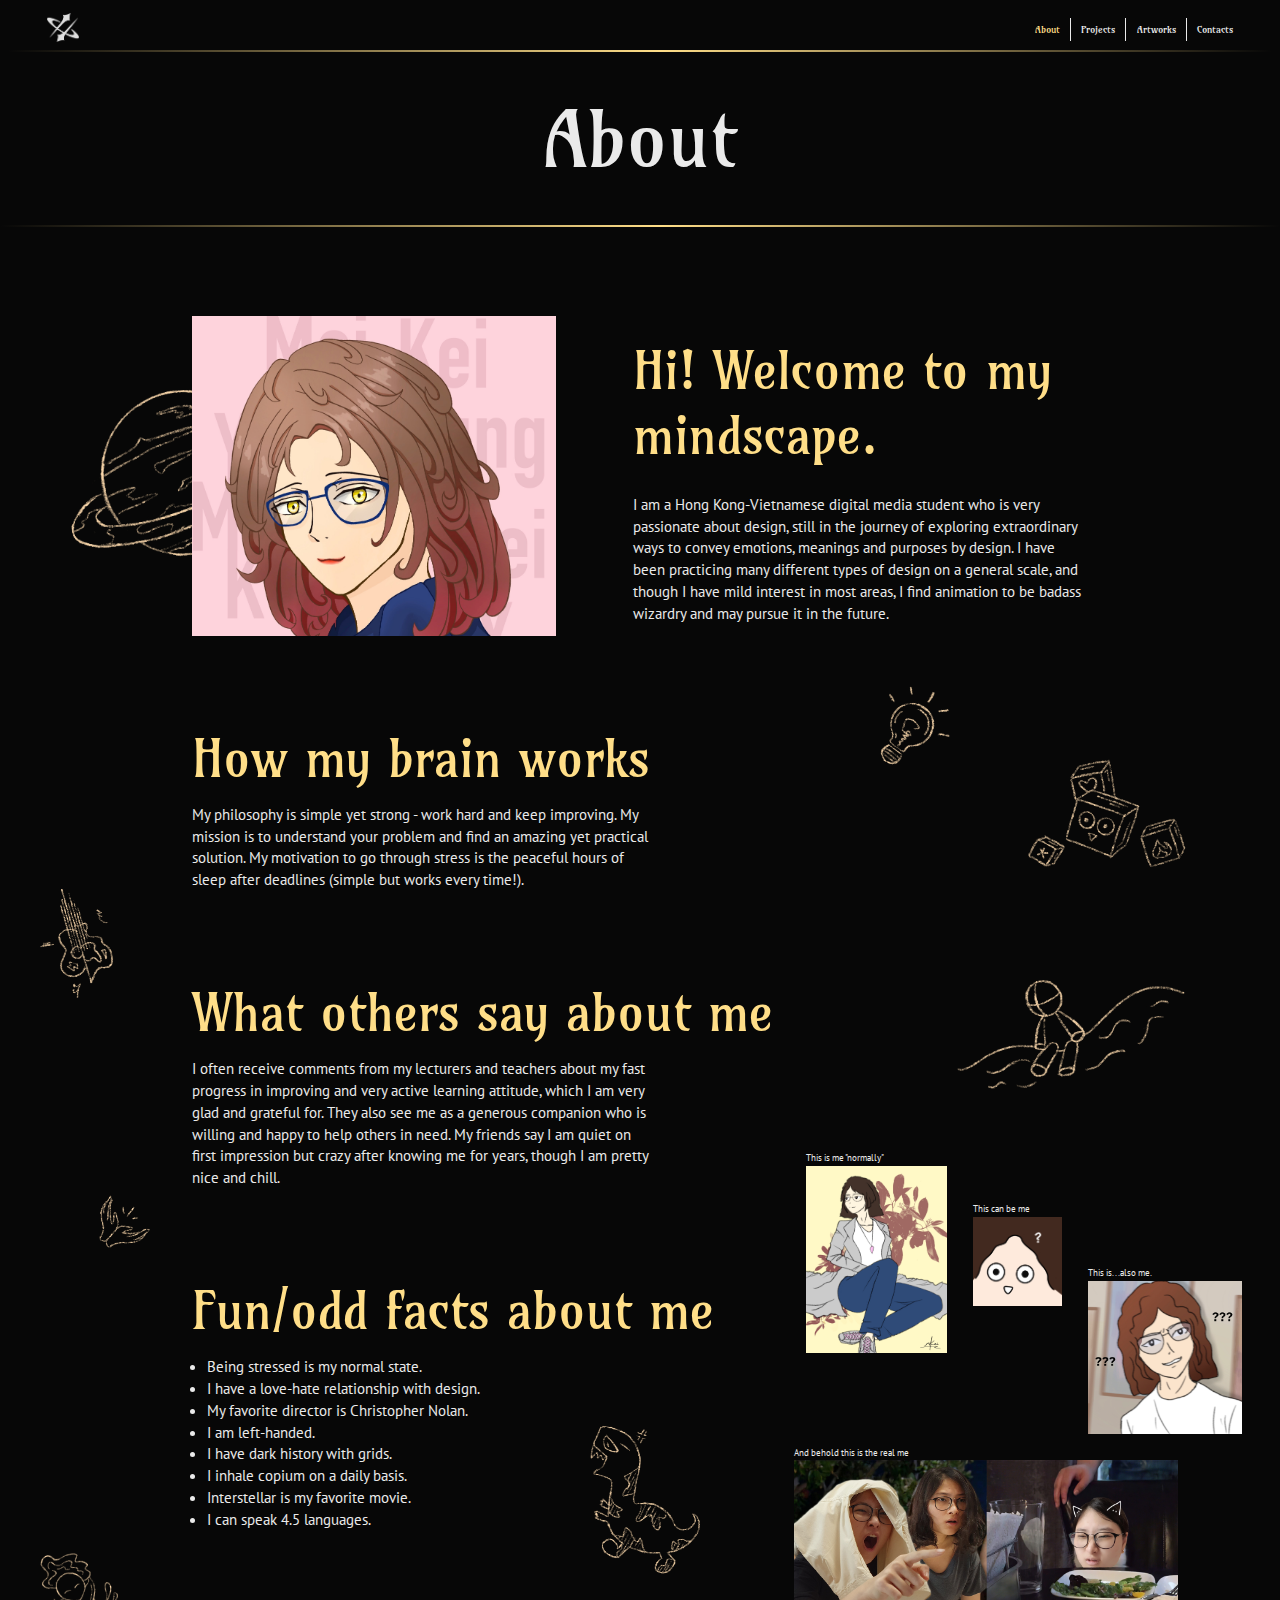
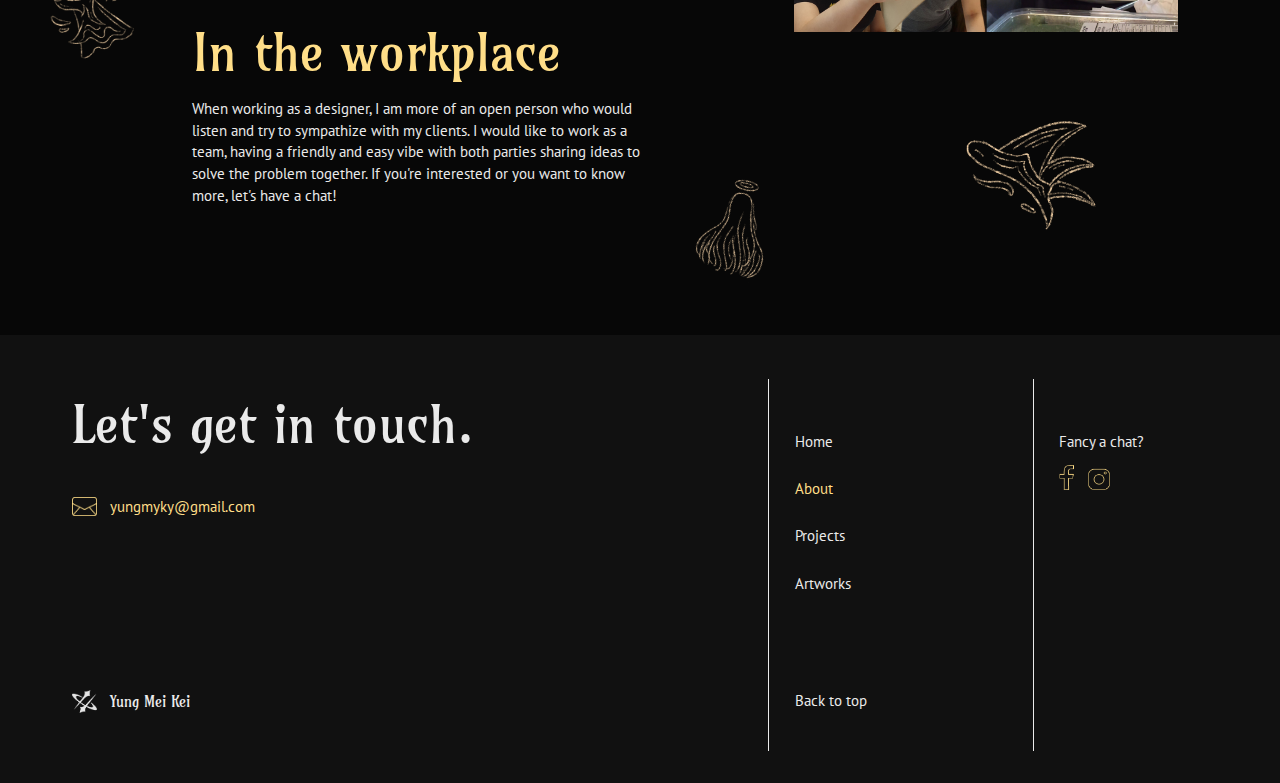
<file: about.html>
<!DOCTYPE html>
<html>

<head>
    <title> About - Yung Mei Kei </title>
    <meta charset="UTF-8">
    <meta name="viewport" content="width=device-width, initial-scale=1.0">
    <link rel="stylesheet" href="style.css">

    <link rel="preconnect" href="https://fonts.googleapis.com">
    <link rel="preconnect" href="https://fonts.gstatic.com" crossorigin>
    <link href="https://fonts.googleapis.com/css2?family=Amarante&family=PT+Sans&display=swap" rel="stylesheet">

    <link rel="stylesheet" href="https://cdn.jsdelivr.net/npm/swiper@10/swiper-bundle.min.css" />
    <link rel="icon" href="images_assets/logo2.png">

</head>

<body>
    <header>
        <nav>
            <a class="logo" href="projects.html"><img src="images_assets/logo2.png"></a>
            <ul id="dropdown">
                <li class="selected" id="nav_border"><a
                        href="#">About</a>
                </li>
                <li id="nav_border"><a
                        href="projects.html">Projects</a>
                </li>
                <li id="nav_border"><a
                        href="artworks.html">Artworks</a>
                </li>
                <li><a href="#footer_column_1">Contacts</a></li>
            </ul>
            <button onclick="myFunction()" class="hamburger"><img src="images_assets/hamburger.png"></button>
        </nav>
        <div id="header_line"></div>
    </header>
    <main>
        <div class="about_background_elements">
            <img class="about_bg_elements" id="about_bg_elements_2" src="images_assets/mindscape (2).png">
            <img class="about_bg_elements" id="about_bg_elements_3" src="images_assets/mindscape (3).png">
            <img class="about_bg_elements" id="about_bg_elements_4" src="images_assets/mindscape (4).png">
            <img class="about_bg_elements" id="about_bg_elements_6" src="images_assets/mindscape (6).png">
            <img class="about_bg_elements" id="about_bg_elements_7" src="images_assets/mindscape (7).png">
            <img class="about_bg_elements" id="about_bg_elements_8" src="images_assets/mindscape (8).png">
            <img class="about_bg_elements" id="about_bg_elements_12" src="images_assets/mindscape (12).png">
            <img class="about_bg_elements" id="about_bg_elements_13" src="images_assets/mindscape (13).png">
            <img class="about_bg_elements" id="about_bg_elements_14" src="images_assets/mindscape (14).png">
        </div>
        <section class="header_title">
            <h1>About</h1>
            <div id="header_line"></div>
        </section>

        <section class="intro">
            <div class="intro_left">
                <img src="images_artwork/artwork (9).JPG">
                
            </div>
            <div class="intro_right">
                <h2>Hi! Welcome to my mindscape.</h2>
                <div class="about_intro_text_container">
                    <p>I am a Hong Kong-Vietnamese digital media student who is very passionate about design, still in
                        the
                        journey
                        of exploring extraordinary ways to convey emotions, meanings and purposes by design. I have been
                        practicing
                        many different types of design on a general scale, and though I have mild interest in most
                        areas, I
                        find
                        animation to be badass wizardry and may pursue it in the future.</p>
                </div>
            </div>
        </section>

        <article class="about_details">
            <div class="info">
                <h2>How my brain works</h2>
                <div class="about_text_container">
                    <p>My philosophy is simple yet strong - work hard and keep improving. My mission is to understand
                        your
                        problem and find an amazing yet practical solution. My motivation to go through stress is the
                        peaceful
                        hours of sleep after deadlines (simple but works every time!).</p>
                </div>
            </div>
            <div class="info">
                <h2>What others say about me</h2>
                <div class="about_text_container">
                    <p>I often receive comments from my lecturers and teachers about my fast progress in improving and
                        very
                        active learning attitude, which I am very glad and grateful for. They also see me as a generous
                        companion who is willing and happy to help others in need. My friends say I am quiet on first
                        impression
                        but crazy after knowing me for years, though I am pretty nice and chill.</p>
                </div>
            </div>
            <div class="info">
                <h2>Fun/odd facts about me</h2>
                <ul>
                    <li>Being stressed is my normal state.</li>
                    <li>I have a love-hate relationship with design. </li>
                    <li>My favorite director is Christopher Nolan.</li>
                    <li>I am left-handed. </li>
                    <li>I have dark history with grids.</li>
                    <li>I inhale copium on a daily basis.</li>
                    <li>Interstellar is my favorite movie.</li>
                    <li>I can speak 4.5 languages. </li>
                </ul>
            </div>
            <div class="info">
                <h2>In the workplace</h2>
                <div class="about_text_container">
                    <p>When working as a designer, I am more of an open person who would listen and try to sympathize
                        with
                        my
                        clients. I would like to work as a team, having a friendly and easy vibe with both parties
                        sharing
                        ideas
                        to solve the problem together. If you're interested or you want to know more, let's have a chat!
                    </p>
                </div>
            </div>
            </div>
        </article>

        <aside>
            <div id="aside_photo_1">
                <h5>This is me "normally"</h5>
                <img src="images_artwork/artwork (11).JPG">
            </div>

            <div id="aside_photo_2">
                <h5>This can be me</h5>
                <img src="images_artwork/artwork (16).JPG">
            </div>

            <div id="aside_photo_3">
                <h5>This is...also me.</h5>
                <img src="images_artwork/artwork (15).JPG">
            </div>

            <div id="aside_photo_4">
                <h5>And behold this is the real me</h5>
                <img src="images_assets/meme_me.jpg">
            </div>


        </aside>
        <img class="about_bg_elements" id="about_bg_elements_16" src="images_assets/mindscape (16).png">
    </main>

    <footer>
        <section class="footer_columns">
            <div class="footer_column" id="footer_column_1">
                <h2>Let's get in touch.</h2>
                <div class="contacts_container">
                    <div class="contacts">
                        <img src="images_assets/mail.png">
                        <p>yungmyky@gmail.com</p>
                    </div>
                    <div class="contacts" id="socials_fix">
                        <a href="https://www.instagram.com/meikei_0102/" target="_blank"><img
                                src="images_assets/insta.png">
                            <p>meikei_0102
                        </a></p>
                    </div>
                    <div class="contacts" id="socials_fix">
                        <a href="https://www.instagram.com/meikei_0102/" target="_blank"><img
                                src="images_assets/socials-1.png">
                            <p>Amy Yung
                        </a></p>
                    </div>

                </div>
                <div class="footer_name" id="footer_bottom_1">
                    <img src="images_assets/logo.png">
                    <p>Yung Mei Kei</p>
                </div>
            </div>

            <div class="footer_column" id="footer_column_2">
                <div id="footer_column_2_text">
                    <p id="footer_column_2_nav"><a
                            href="index.html">Home
                    </p></a>
                    <p class="selected" id="footer_column_2_nav"><a href="#">About
                    </p></a>
                    <p id="footer_column_2_nav"><a
                            href="projects.html">Projects
                    </p></a>
                    <p id="footer_column_2_nav"><a
                            href="artworks.html">Artworks
                    </p></a>
                    <p id="footer_bottom_2"><a href="#">Back to top</p></a>
                </div>
            </div>
            <div class="footer_column" id="footer_column_3">
                <div id="footer_column_3_text">
                <p>Fancy a chat?</p>
                <div class="socials">
                    <a href="https://www.facebook.com/profile.php?id=100006702708753" target="_blank"><img
                            src="images_assets/socials-1.png"></a>
                    <a href="https://www.instagram.com/meikei_0102/" target="_blank"><img
                            src="images_assets/socials-2.png"></a>
                </div>
            </div>

        </section>

    </footer>
    <script src="index.java"></script>
</body>

</html>
</file>
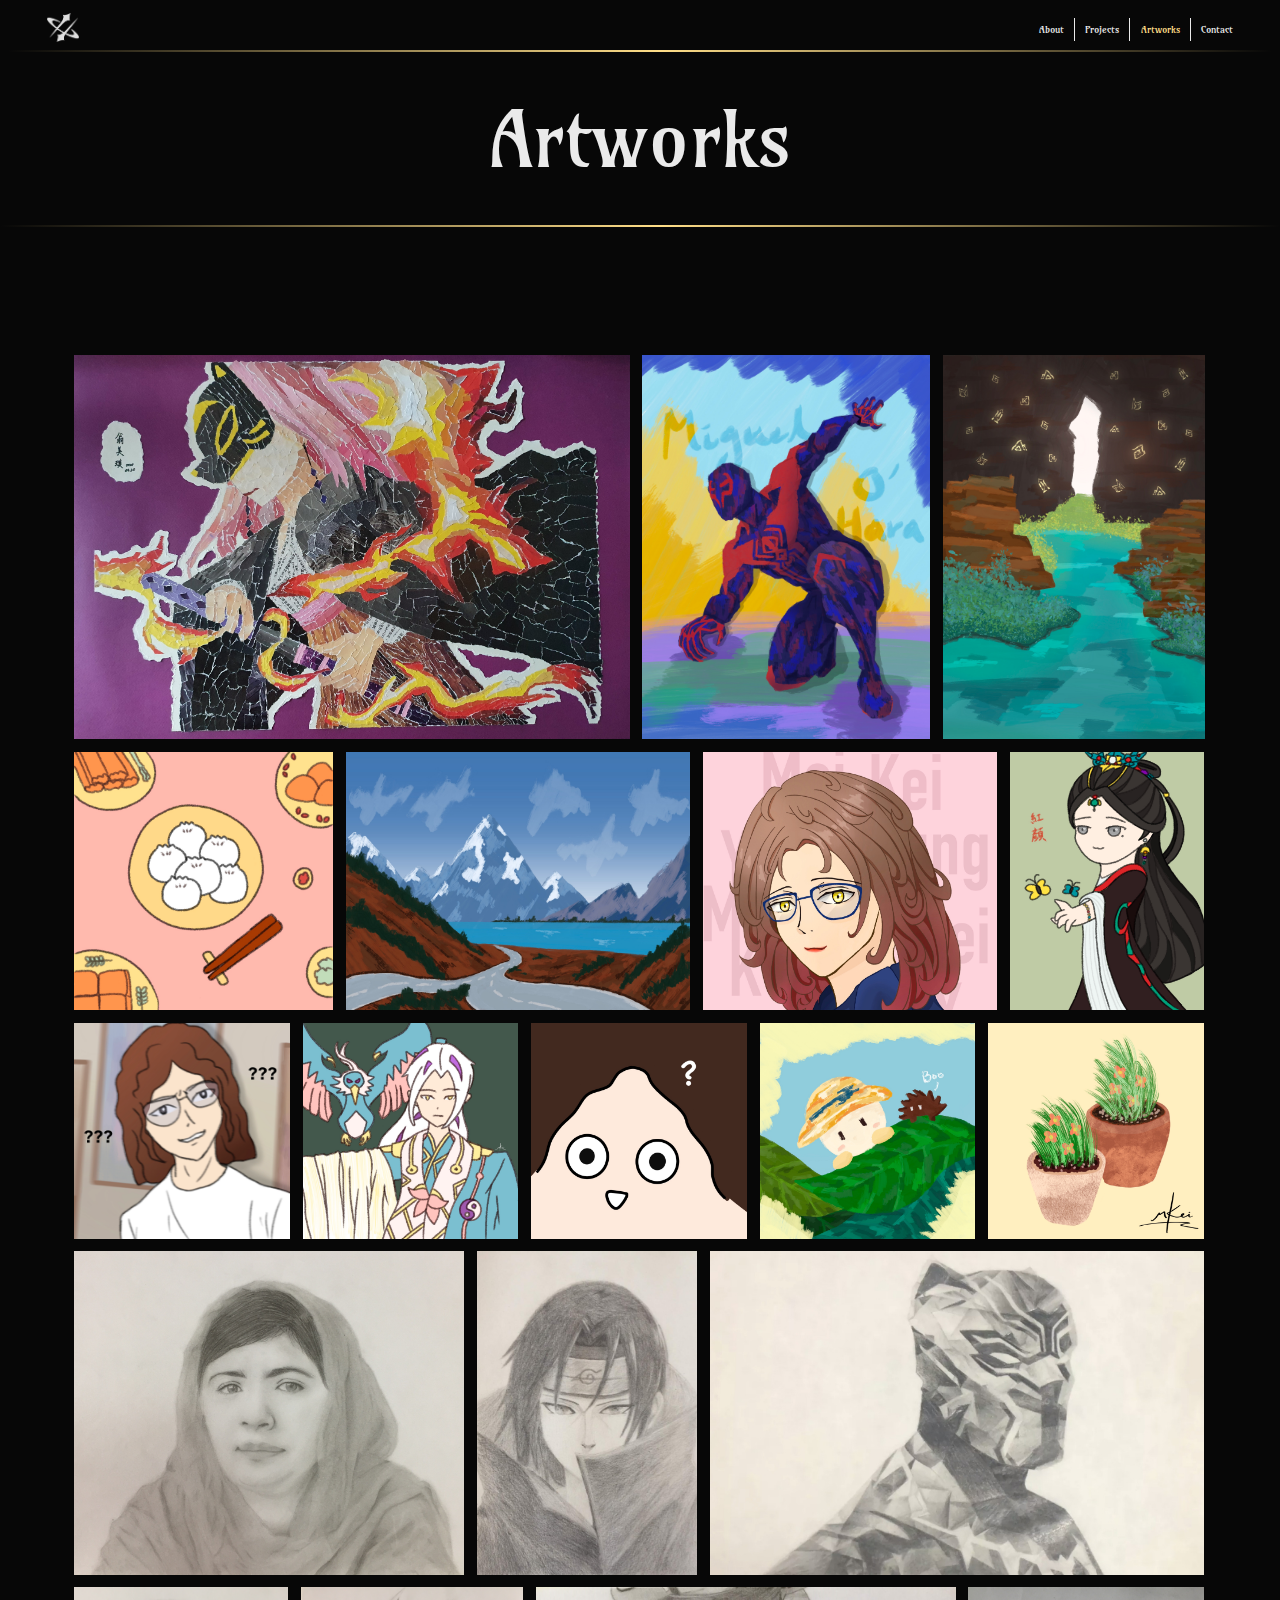
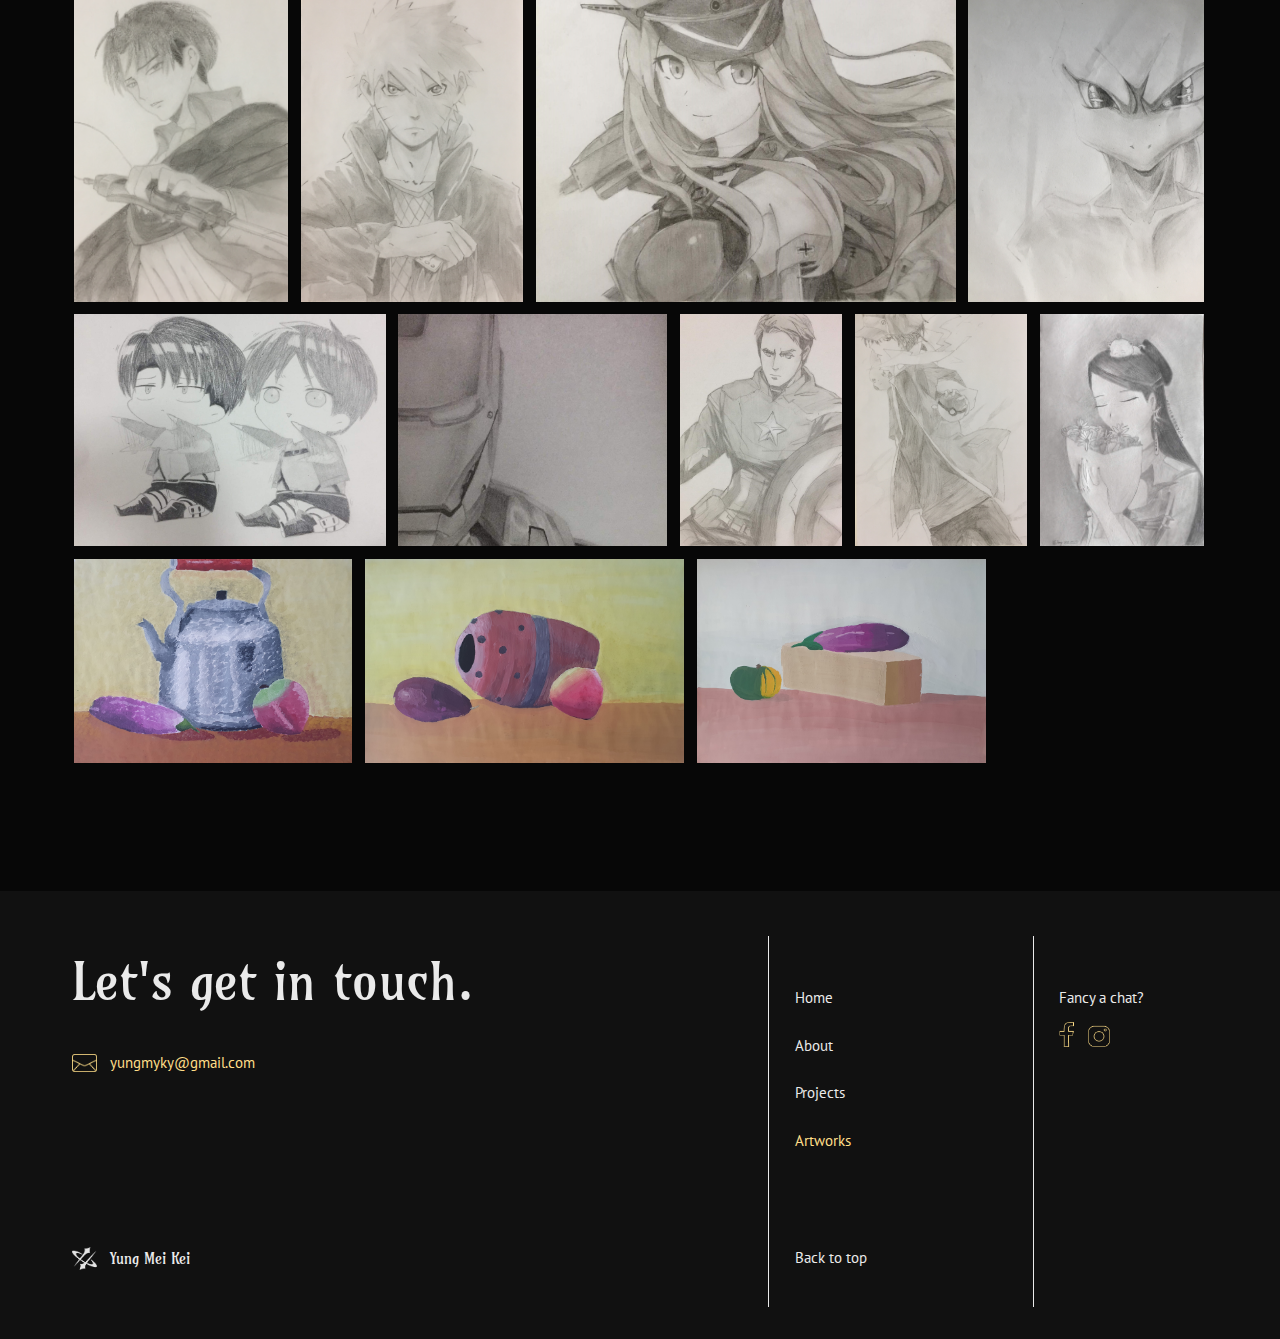
<file: artworks.html>
<!DOCTYPE html>
<html>

<head>
    <title> Artworks - Yung Mei Kei </title>
    <meta charset="UTF-8">
    <meta name="viewport" content="width=device-width, initial-scale=1.0">
    <link rel="stylesheet" href="style.css">

    <link rel="preconnect" href="https://fonts.googleapis.com">
    <link rel="preconnect" href="https://fonts.gstatic.com" crossorigin>
    <link href="https://fonts.googleapis.com/css2?family=Amarante&family=PT+Sans&display=swap" rel="stylesheet">
    <link rel="icon" href="images_assets/logo2.png">

</head>

<body>

    <section class="header_title">
        <header>
            <nav>
                <a class="logo" href="index.html"><img src="images_assets/logo2.png"></a>
                <ul id="dropdown">
                    <li id="nav_border"><a href="about.html">About</a>
                    </li>
                    <li id="nav_border"><a href="projects.html">Projects</a></li>
                    <li class="selected" id="nav_border"><a href="#">Artworks</a></li>
                    <li><a href="#footer_column_1">Contact</a></li>
                </ul>
                <button onclick="myFunction()" class="hamburger"><img src="images_assets/hamburger.png"></button>
            </nav>
            <div id="header_line"></div>
        </header>
        <h1>Artworks</h1>
        <div id="header_line"></div>
    </section>

    <section class="all_artworks">
        <div class="row" id="row_1">
            <div class="artwork_container_row_1">
                <img src="images_artwork/artwork (23).jpg">
                <div class="overlay">
                    <figcaption>Unspoken Flames of Zeal</figcaption>
                    <p>New Taipei City Student Art Competition (2021) - Honorable Mention</p>
                </div>
            </div>
            <div class="artwork_container_row_1">
                <img src="images_artwork/artwork (17).JPG">
                <div class="overlay">
                    <figcaption>Miguel O'Hara fanart</figcaption>
                    <p>digital art</p>
                </div>
            </div>
            <div class="artwork_container_row_1">
                <img src="images_artwork/artwork (12).JPG">
                <div class="overlay">
                    <figcaption> Hidden Tranquility</figcaption>
                    <p>digital art</p>
                </div>
            </div>
        </div>

        <div class="row" id="row_2">
            <div class="artwork_container_row_2">
                <img src="images_artwork/artwork (6).JPG">
                <div class="overlay">
                    <figcaption>Morning Delight</figcaption>
                    <p>digital art</p>
                </div>
            </div>

            <div class="artwork_container_row_2">
                <img src="images_artwork/artwork (10).JPG">
                <div class="overlay">
                    <figcaption>Snowy Destination</figcaption>
                    <p>digital art</p>
                </div>
            </div>

            <div class="artwork_container_row_2">
                <img src="images_artwork/artwork (9).JPG">
                <div class="overlay">
                    <figcaption>Fluffy Mei Kei</figcaption>
                    <p>digital art</p>
                </div>
            </div>
            <div class="artwork_container_row_2">
                <img src="images_artwork/artwork (14).JPG">
                <div class="overlay">
                    <figcaption>Annie game character</figcaption>
                    <p>digital art</p>
                </div>
            </div>
        </div>

        <div class="row" id="row_3">
            <div class="artwork_container_row_3">
                <img src="images_artwork/artwork (15).JPG">
                <div class="overlay">
                    <figcaption>Mei Kei Young</figcaption>
                    <p>digital art</p>
                </div>
            </div>

            <div class="artwork_container_row_3">
                <img src="images_artwork/artwork (8).JPG">
                <div class="overlay">
                    <figcaption>Kei game character</figcaption>
                    <p>digital art</p>
                </div>
            </div>

            <div class="artwork_container_row_3">
                <img src="images_artwork/artwork (16).JPG">
                <div class="overlay">
                    <figcaption>SaKeibambaspis</figcaption>
                    <p>digital art</p>
                </div>
            </div>

            <div class="artwork_container_row_3">
                <img src="images_artwork/artwork (13).JPG">
                <div class="overlay">
                    <figcaption>The Seeked Seeker</figcaption>
                    <p>digital art</p>
                </div>
            </div>

            <div class="artwork_container_row_3">
                <img src="images_artwork/artwork (7).JPG">
                <div class="overlay">
                    <figcaption>Modest Pots</figcaption>
                    <p>digital art</p>
                </div>
            </div>
        </div>

        <div class="row" id="row_4">
            <div class="artwork_container_row_4">
                <img src="images_artwork/artwork (20).jpg">
                <div class="overlay">
                    <figcaption>Malala Yousafzai</figcaption>
                    <p>sketches</p>
                </div>
            </div>

            <div class="artwork_container_row_4">
                <img src="images_artwork/artwork (4).jpeg">
                <div class="overlay">
                    <figcaption>Itachi redraw</figcaption>
                    <p>sketches</p>
                </div>
            </div>

            <div class="artwork_container_row_4">
                <img src="images_artwork/artwork (22).jpg">
                <div class="overlay">
                    <figcaption>Black Panther fanart</figcaption>
                    <p>sketches</p>
                </div>
            </div>
        </div>

        <div class="row" id="row_5">
            <div class="artwork_container_row_5">
                <img src="images_artwork/artwork (19).jpg">
                <div class="overlay">
                    <figcaption>Levi Ackerman redraw</figcaption>
                    <p>sketches</p>
                </div>
            </div>

            <div class="artwork_container_row_5">
                <img src="images_artwork/artwork (21).jpg">
                <div class="overlay">
                    <figcaption>Naruto redraw</figcaption>
                    <p>sketches</p>
                </div>
            </div>

            <div class="artwork_container_row_5">
                <img src="images_artwork/artwork (5).jpeg">
                <div class="overlay">
                    <figcaption>Birthday gift to a weeb friend</figcaption>
                    <p>sketches</p>
                </div>
            </div>

            <div class="artwork_container_row_5">
                <img src="images_artwork/artwork (18).JPG">
                <div class="overlay">
                    <figcaption>Mewtwo redraw</figcaption>
                    <p>sketches</p>
                </div>
            </div>
        </div>

        <div class="row" id="row_6">
            <div class="artwork_container_row_6">
                <img src="images_artwork/artwork (3).jpeg">
                <div class="overlay">
                    <figcaption>Chibi Levi & Eren</figcaption>
                    <p>sketches</p>
                </div>
            </div>

            <div class="artwork_container_row_6">
                <img src="images_artwork/artwork (1).jpeg">
                <div class="overlay">
                    <figcaption>Iron Man fanart</figcaption>
                    <p>sketches</p>
                </div>
            </div>

            <div class="artwork_container_row_6">
                <img src="images_artwork/artwork (2).jpeg">
                <div class="overlay">
                    <figcaption>Captain America redraw</figcaption>
                    <p>sketches</p>
                </div>
            </div>

            <div class="artwork_container_row_6">
                <img src="images_artwork/artwork (24).jpg">
                <div class="overlay">
                    <figcaption>Red (Pokemon) redraw</figcaption>
                    <p>sketches</p>
                </div>
            </div>

            <div class="artwork_container_row_6">
                <img src="images_artwork/artwork (28).jpeg">
                <div class="overlay">
                    <figcaption>Master game character</figcaption>
                    <p>sketches</p>
                </div>
            </div>
        </div>

        <div class="row" id="row_7">
            <div class="artwork_container_row_7">
                <img src="images_artwork/artwork (25).jpg">
                <div class="overlay">
                    <figcaption>Scene 1</figcaption>
                    <p>watercolor</p>
                </div>
            </div>

            <div class="artwork_container_row_7">
                <img src="images_artwork/artwork (27).jpg">
                <div class="overlay">
                    <figcaption>Scene 2</figcaption>
                    <p>watercolor</p>
                </div>
            </div>

            <div class="artwork_container_row_7">
                <img src="images_artwork/artwork (26).jpg">
                <div class="overlay">
                    <figcaption>Scene 3</figcaption>
                    <p>watercolor</p>
                </div>
            </div>
        </div>

    </section>

    <footer>
        <section class="footer_columns">
            <div class="footer_column" id="footer_column_1">
                <h2>Let's get in touch.</h2>
                <div class="contacts_container">
                    <div class="contacts">
                        <img src="images_assets/mail.png">
                        <p>yungmyky@gmail.com</p>
                    </div>
                    <div class="contacts" id="socials_fix">
                        <a href="https://www.instagram.com/meikei_0102/" target="_blank"><img
                                src="images_assets/insta.png">
                            <p>meikei_0102
                        </a></p>
                    </div>
                    <div class="contacts" id="socials_fix">
                        <a href="https://www.instagram.com/meikei_0102/" target="_blank"><img
                                src="images_assets/socials-1.png">
                            <p>Amy Yung
                        </a></p>
                    </div>

                </div>
                <div class="footer_name" id="footer_bottom_1">
                    <img src="images_assets/logo.png">
                    <p>Yung Mei Kei</p>
                </div>
            </div>

            <div class="footer_column" id="footer_column_2">
                <div id="footer_column_2_text">
                    <p id="footer_column_2_nav"><a
                            href="index.html">Home
                    </p></a>
                    <p id="footer_column_2_nav"><a
                            href="about.html">About
                    </p></a>
                    <p id="footer_column_2_nav"><a
                            href="projects.html">Projects
                    </p></a>
                    <p class="selected" id="footer_column_2_nav"><a href="#">Artworks
                    </p></a>
                    <p id="footer_bottom_2"><a href="#">Back to top</p></a>
                </div>
            </div>
            <div class="footer_column" id="footer_column_3">
                <div id="footer_column_3_text">
                    <p>Fancy a chat?</p>
                    <div class="socials">
                        <a href="https://www.facebook.com/profile.php?id=100006702708753" target="_blank"><img
                                src="images_assets/socials-1.png"></a>
                        <a href="https://www.instagram.com/meikei_0102/" target="_blank"><img
                                src="images_assets/socials-2.png"></a>
                    </div>
                </div>

        </section>

    </footer>

    <script src="index.java"></script>
</body>

</html>
</file>
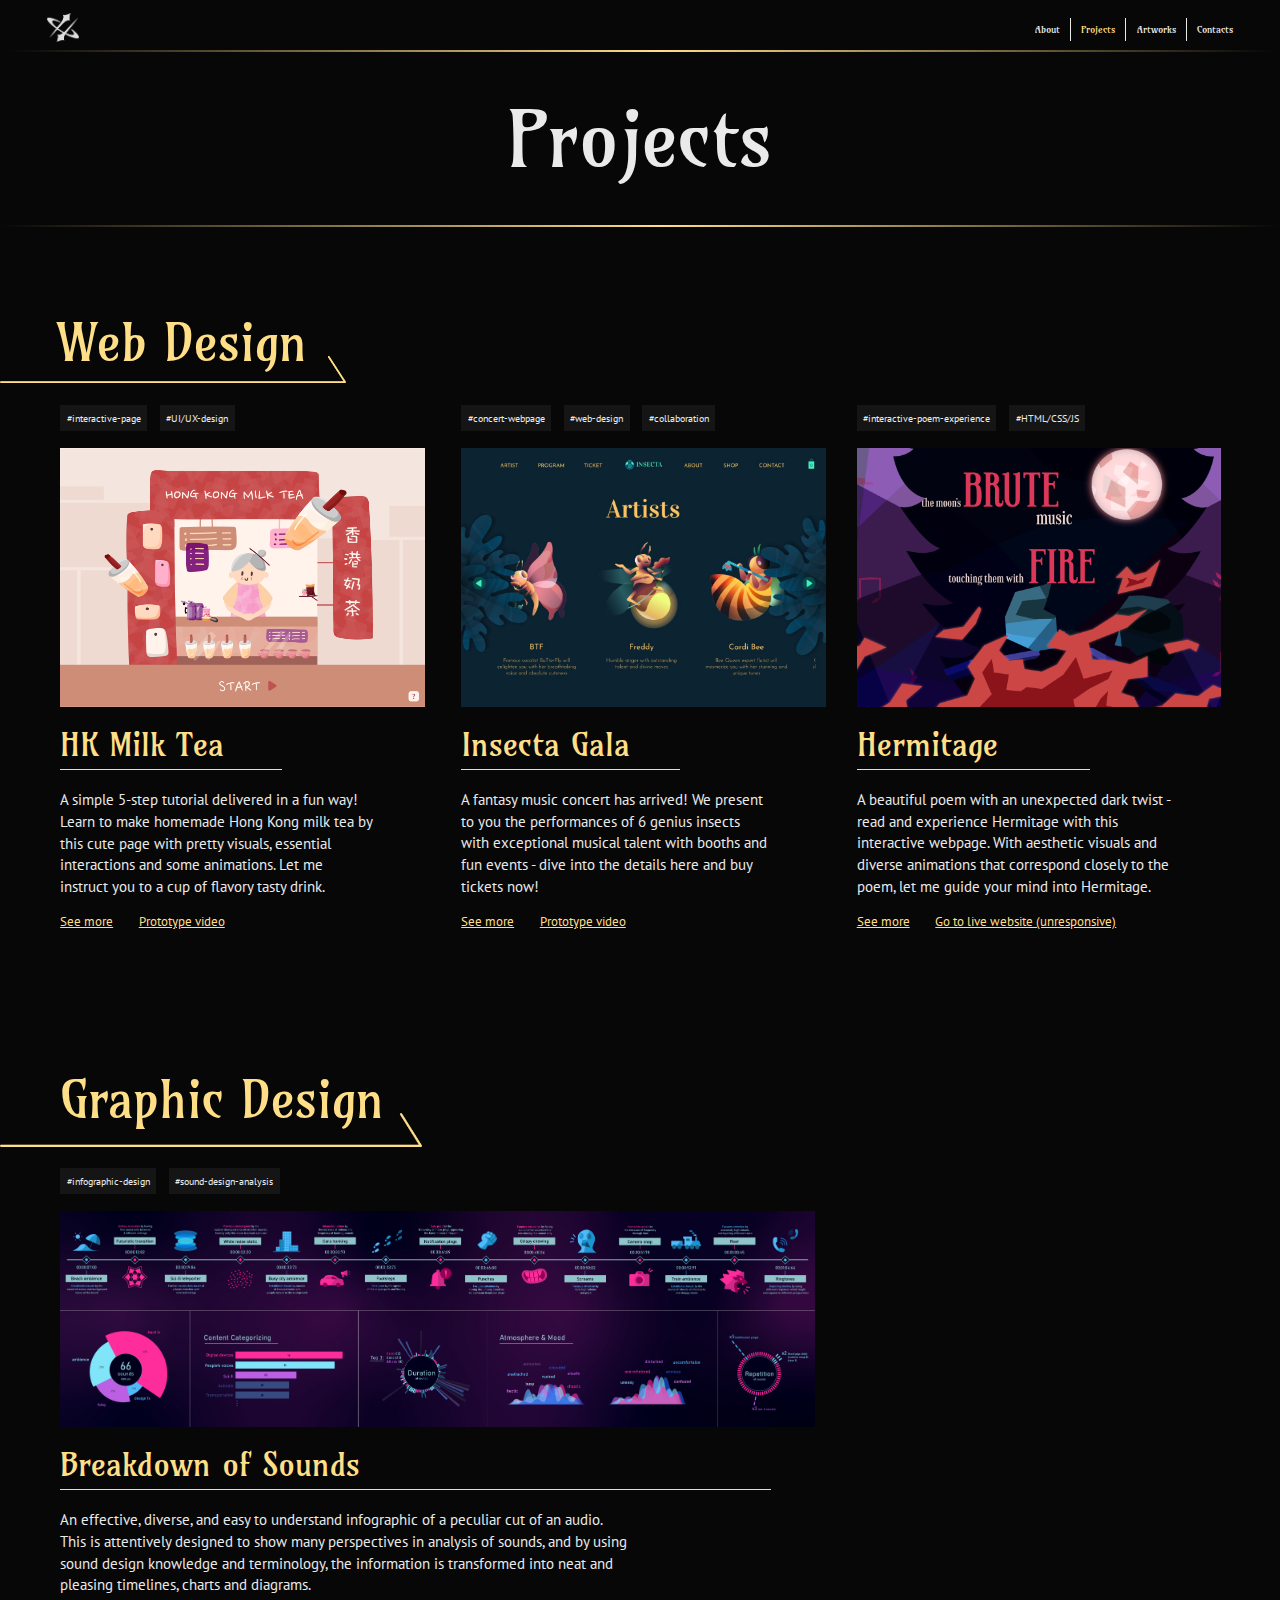
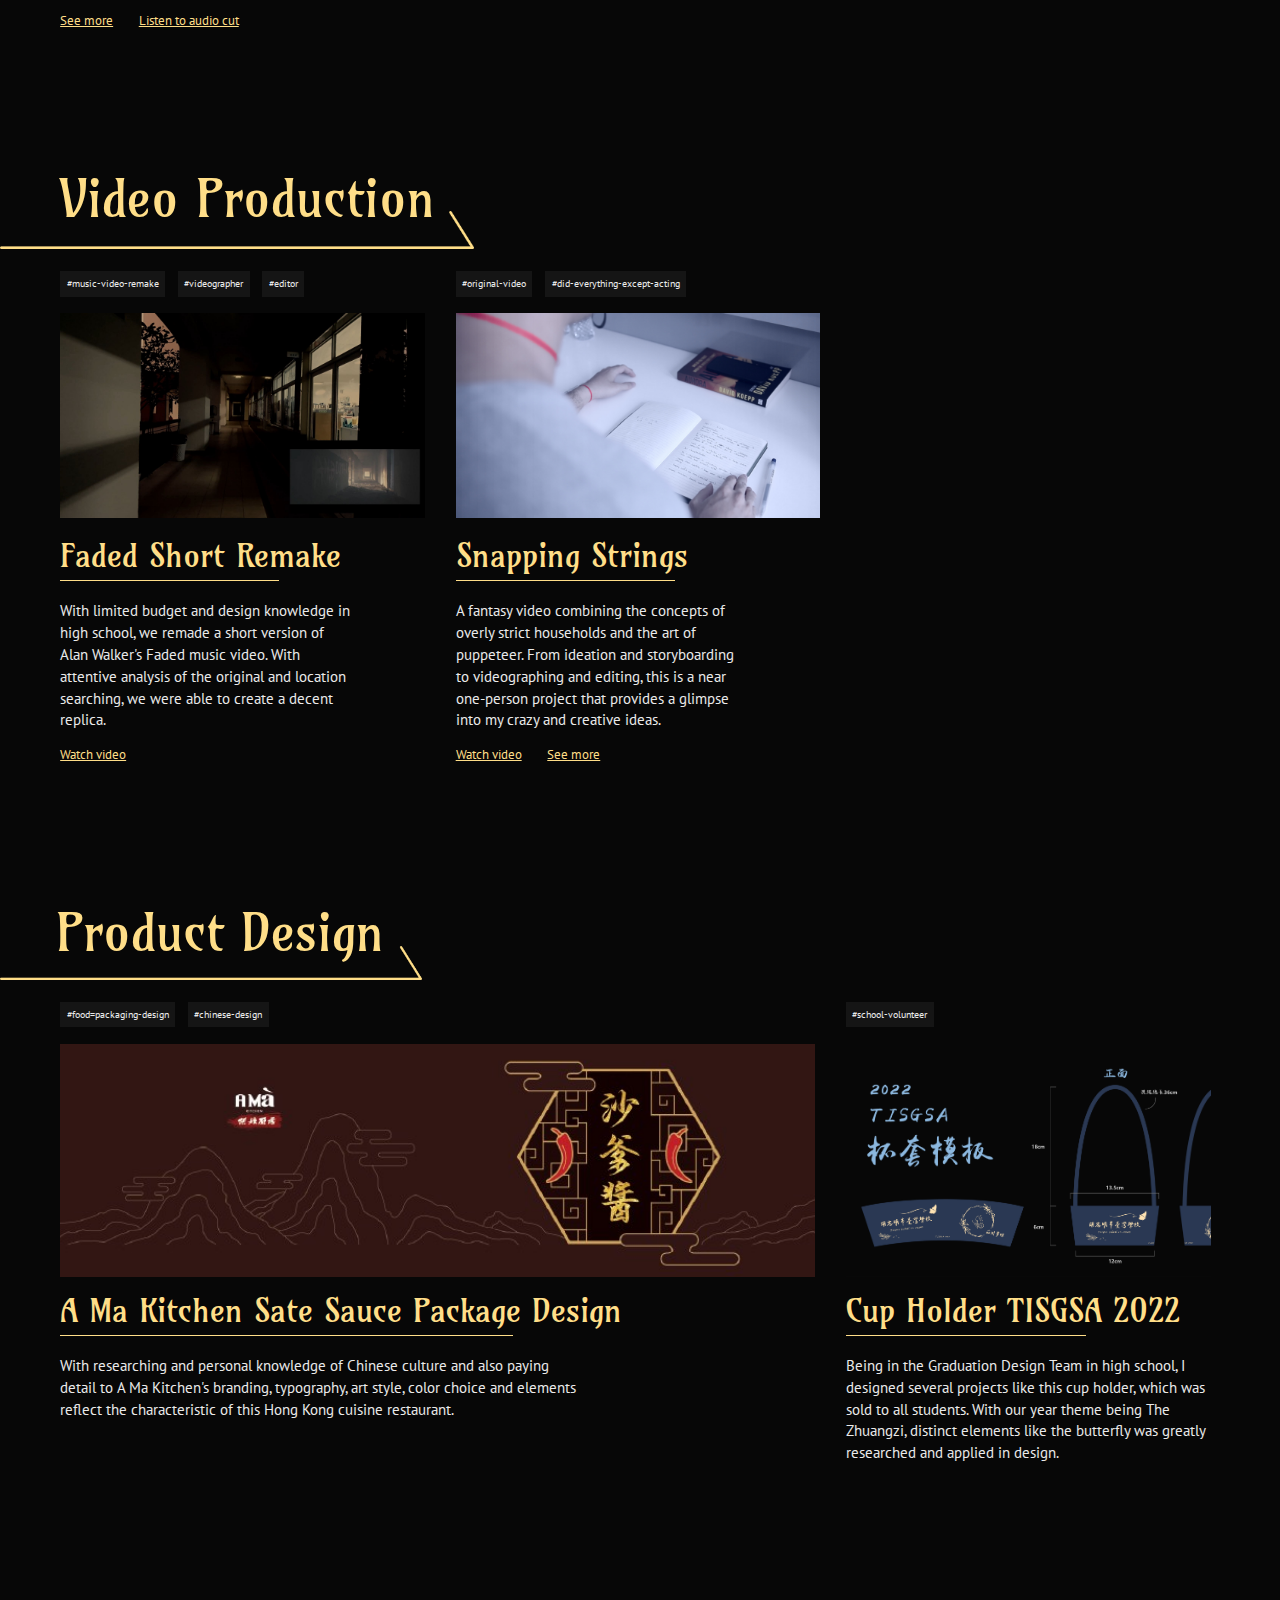
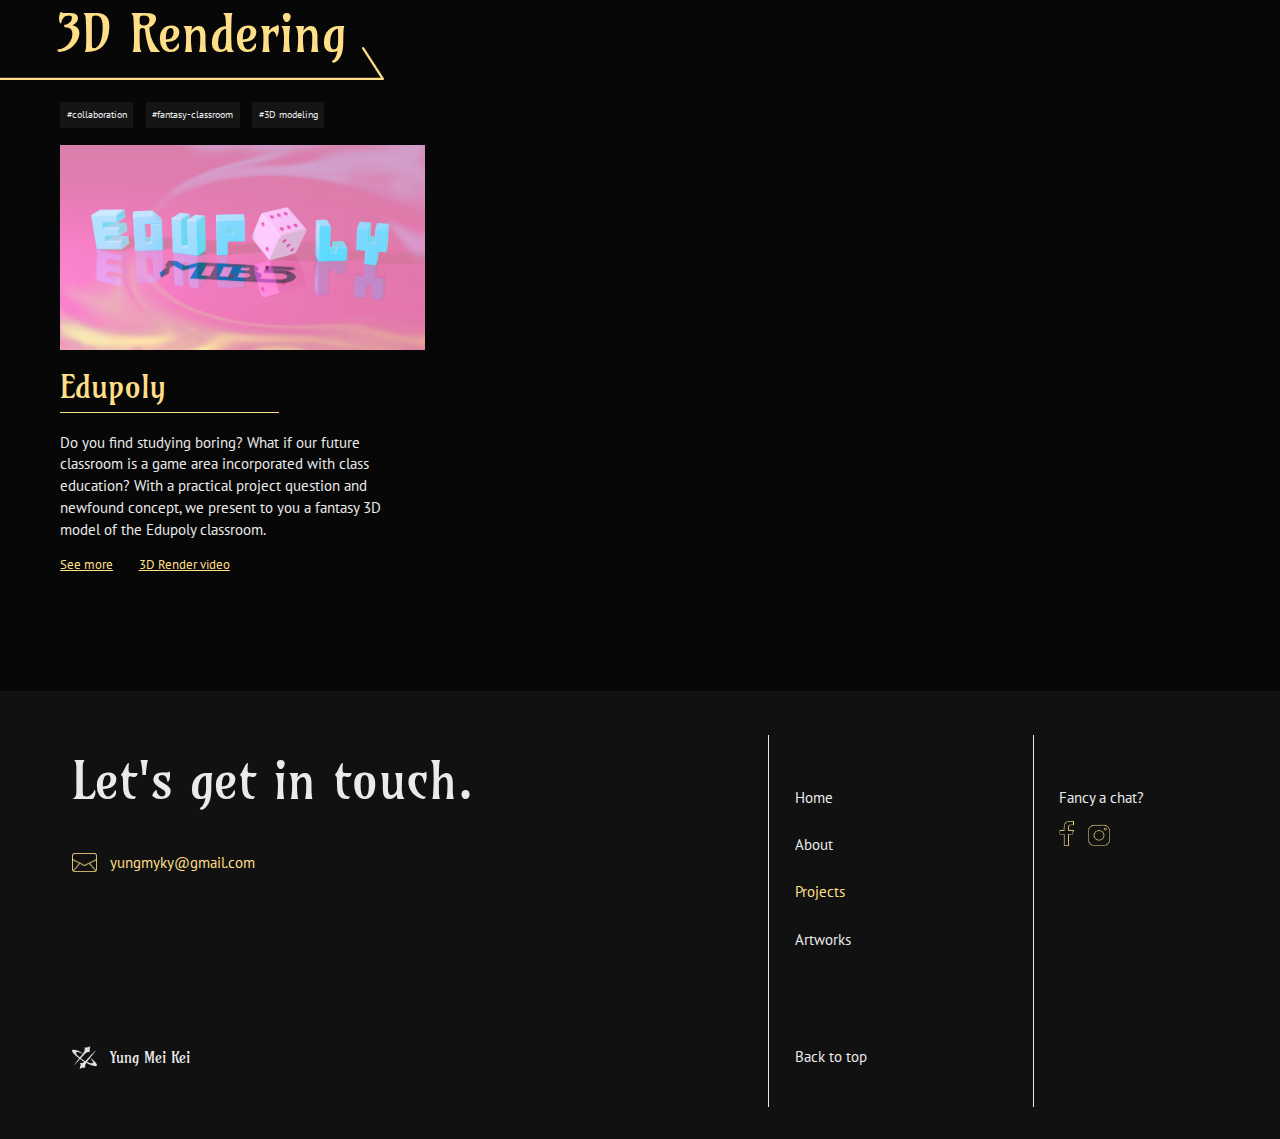
<file: projects.html>
<!DOCTYPE html>
<html>

<head>
    <title> Projects - Yung Mei Kei </title>
    <meta charset="UTF-8">
    <meta name="viewport" content="width=device-width, initial-scale=1.0">
    <link rel="stylesheet" href="style.css">

    <link rel="preconnect" href="https://fonts.googleapis.com">
    <link rel="preconnect" href="https://fonts.gstatic.com" crossorigin>
    <link href="https://fonts.googleapis.com/css2?family=Amarante&family=PT+Sans&display=swap" rel="stylesheet">
    <link rel="icon" href="images_assets/logo2.png">

</head>

<body>
    <header>
        <nav>
            <a class="logo" href="index.html"><img src="images_assets/logo2.png"></a>
            <ul id="dropdown">
                <li id="nav_border"><a
                        href="about.html">About</a>
                </li>
                <li class="selected" id="nav_border"><a
                        href="#">Projects</a>
                </li>
                <li id="nav_border"><a
                        href="artworks.html">Artworks</a>
                </li>
                <li><a href="#footer_column_1">Contacts</a></li>
            </ul>
            <button onclick="myFunction()" class="hamburger"><img src="images_assets/hamburger.png"></button>
        </nav>
        <div id="header_line"></div>
    </header>
    <section class="header_title">
        <h1>Projects</h1>
        <div id="header_line"></div>
    </section>


    <main class="projects_main">
        <section class="project_sections_container">
            <div class="project_sections">
                <div class="projects_header" id="projects_header_1">
                    <h2>Web Design</h2>
                    <img src="images_assets/projects_header_line.png">
                </div>

                <div class="projects_row">
                    <div class="projects_indi" id="project_1_row_1">
                        <div class="hashtags_container">
                            <div class="hashtags">#interactive-page</div>
                            <div class="hashtags">#UI/UX-design</div>
                        </div>
                        <div class="projects_image_container">
                            <img src="images_project/HK_Milk_Tea_Cover.jpg">
                        </div>
                        <h3>HK Milk Tea</h3>
                        <div id="home_projects_name_divider"></div>
                        <div class="projects_text_container">
                        <p>A simple 5-step tutorial delivered in a fun way! Learn to make homemade Hong Kong milk tea
                            by this cute page with pretty visuals, essential interactions and some animations. Let
                            me
                            instruct you to a cup of flavory tasty drink.</p>
                            <div class="project_links">
                            <a href="https://drive.google.com/file/d/1iqxhDECNg6jFhZ8jZjPLKNZxvkZMCO5W/view?usp=sharing" target="_blank">See more</a>
                            <a href="https://youtu.be/tcvhWRzH_-A" target="_blank">Prototype video</a>
                        </div>
                        </div>
                    </div>

                    <div class="projects_indi" id="project_2_row_1">
                        <div class="hashtags_container">
                            <div class="hashtags">#concert-webpage</div>
                            <div class="hashtags">#web-design</div>
                            <div class="hashtags">#collaboration</div>
                        </div>
                        <div class="projects_image_container">
                            <img src="images_project/projects_projects-1.png">
                        </div>
                        <h3>Insecta Gala</h3>
                        <div id="home_projects_name_divider"></div>
                        <div class="projects_text_container">
                        <p>A fantasy music concert has arrived! We present to you the performances of 6
                            genius insects
                            with exceptional musical talent with booths and fun events - dive into
                            the details here and buy tickets now!
                        </p>
                            <div class="project_links">
                            <a href="https://drive.google.com/file/d/139rdOUoKfbS9cMgPvKjilrM1WsgzD-yY/view?usp=sharing" target="_blank">See more</a>
                            <a href="https://youtu.be/tEfikwgFfAM" target="_blank">Prototype video</a>
                        </div>
                    </div>
                    </div>

                    <div class="projects_indi" id="project_3_row_1">
                        <div class="hashtags_container">
                            <div class="hashtags">#interactive-poem-experience</div>
                            <div class="hashtags">#HTML/CSS/JS</div>
                        </div>
                        <div class="projects_image_container">
                            <img src="images_project/projects_projects.png">
                        </div>
                        <h3>Hermitage</h3>
                        <div id="home_projects_name_divider"></div>
                        <div class="projects_text_container">
                        <p>A beautiful poem with an unexpected dark twist - read and experience Hermitage with this
                             interactive webpage. With aesthetic visuals and diverse animations that correspond
                            closely
                            to the poem, let me guide your mind into Hermitage.
                        </p>
                            <div class="project_links">
                            <a href="https://drive.google.com/file/d/1pilNIHZZtVHzAua3hERh-ujfWHNcCijw/view?usp=sharing" target="_blank">See more</a>
                            <a href="https://hermitage--mei-keikei.repl.co/" target="_blank">Go to live website (unresponsive)</a>
                        </div>
                    </div>
                    </div>
                </div>
            </div>


            <div class="project_sections">
                <div class="projects_header" id="projects_header_2">
                    <h2>Graphic Design</h2>
                    <img src="images_assets/projects_header_line.png">
                </div>

                <div class="projects_row">
                    <div class="projects_indi">
                        <div class="hashtags_container">
                            <div class="hashtags">#infographic-design</div>
                            <div class="hashtags">#sound-design-analysis</div>
                        </div>
                        <div class="projects_image_container" id="projects_image_container_long">
                            <img src="images_project/soundA1.jpg">
                        </div>
                        <h3>Breakdown of Sounds</h3>
                        <div id="home_projects_name_divider"></div>
                        <div class="projects_text_container_2">
                        <p>An effective, diverse, and easy to understand infographic of a peculiar cut of an audio. This
                            is attentively 
                            designed to show many perspectives in analysis of sounds, and by using sound design
                            knowledge and 
                            terminology, the information is transformed into neat and pleasing timelines, charts and
                            diagrams.</p>
                            <div class="project_links">
                            <a href="https://drive.google.com/file/d/13LIOEMtPb6XmDFpYqL4DLFCY55EIhU_k/view?usp=sharing" target="_blank">See more</a>
                            <a href="https://drive.google.com/file/d/1jb-g3abanC7Ew8R3tQ3FQ5O46CsJA8DT/view?usp=sharing" target="_blank">Listen to audio cut</a>
                        </div>
                        </div>
                    </div>
                </div>
            </div>


            <div class="project_sections">
                <div class="projects_header" id="projects_header_3">
                    <h2>Video Production</h2>
                    <img src="images_assets/projects_header_line.png">
                </div>

                <div class="projects_row">
                    <div class="projects_indi" id="project_1_row_3">
                        <div class="hashtags_container">
                            <div class="hashtags">#music-video-remake</div>
                            <div class="hashtags">#videographer</div>
                            <div class="hashtags">#editor</div>
                        </div>
                        <div class="projects_image_container">
                            <img src="images_project/AlanWalker_Faded_Remake_2.JPG">
                        </div>
                        <h3>Faded Short Remake</h3>
                        <div id="home_projects_name_divider"></div>
                        <div class="projects_text_container_3">
                        <p>With limited budget and design knowledge in high school, we remade a short version of
                            Alan Walker's Faded music video. With attentive analysis of the original and location
                            searching, we were able to create a decent replica.</p>
                            <div class="project_links">
                            <a href="https://drive.google.com/file/d/16g5LatxVtfbJP0bKZnNKgRatDV1sl3JY/view?usp=sharing" target="_blank">Watch video</a>
                        </div>
                        </div>
                    </div>

                    <div class="projects_indi" id="project_1_row_3">
                        <div class="hashtags_container">
                            <div class="hashtags">#original-video</div>
                            <div class="hashtags">#did-everything-except-acting</div>
                        </div>
                        <div class="projects_image_container">
                            <img src="images_project/Snapping_Strings_1.16.1.jpg">
                        </div>
                        <h3 id="row_3_header_container">Snapping Strings</h3>
                        <div id="home_projects_name_divider"></div>
                        <div class="projects_text_container_3">
                        <p>A fantasy video combining the concepts of overly strict households and the art of
                            puppeteer. From ideation and storyboarding to videographing and editing, this is a
                            near one-person project that provides a glimpse into my crazy and creative ideas.
                        </p>
                            <div class="project_links">
                            <a href="https://youtu.be/T165J_ri2Vo" target="_blank">Watch video</a>
                            <a href="https://drive.google.com/file/d/12AQILKtpXo81qCM-IjWkWza5iaMijTvn/view?usp=sharing" target="_blank">See more</a>
                        </div>
                    </div>
                    </div>
                </div>
            </div>


            <div class="project_sections">
                <div class="projects_header" id="projects_header_2">
                    <h2>Product Design</h2>
                    <img src="images_assets/projects_header_line.png">
                </div>

                <div class="projects_row" >
                    <div class="projects_indi">
                        <div class="hashtags_container">
                            <div class="hashtags">#food=packaging-design</div>
                            <div class="hashtags">#chinese-design</div>
                        </div>
                        <div class="projects_image_container" id="projects_image_container_long2">
                            <img src="images_project/Ama_1.jpg">
                        </div>
                        <h3>A Ma Kitchen Sate Sauce Package Design</h3>
                        <div id="home_projects_name_divider"></div>
                        <div class="projects_text_container_4">
                        <p>With researching and personal knowledge of Chinese culture and also paying detail to A
                            Ma Kitchen's branding, typography, art style, color choice and elements reflect the
                            characteristic of this Hong Kong cuisine restaurant.</p>
                        </div>
                    </div>

                    <div class="projects_indi" id="project_1_row_1">
                        <div class="hashtags_container">
                            <div class="hashtags">#school-volunteer</div>
                        </div>
                        <div class="projects_image_container" id="projects_image_container_short">
                            <img src="images_project/Cup_Holder_1.jpg">
                        </div>
                        <h3>Cup Holder TISGSA 2022</h3>
                        <div id="home_projects_name_divider"></div>
                        <div class="projects_text_container_5">
                        <p>Being in the Graduation Design Team in high school, I designed several projects like this
                            cup holder, which
                             was sold to all students. With our year theme being The Zhuangzi, distinct elements
                            like the butterfly was greatly researched and applied in design.
                        </p>
                    </div>
                </div>
                </div>
            </div>


            <div class="project_sections">
                <div class="projects_header" id="projects_header_4">
                    <h2>3D Rendering</h2>
                    <img src="images_assets/projects_header_line.png">
                </div>

                <div class="projects_row">
                    <div class="projects_indi" id="project_1_row_3">
                        <div class="hashtags_container">
                            <div class="hashtags">#collaboration</div>
                            <div class="hashtags">#fantasy-classroom</div>
                            <div class="hashtags">#3D modeling</div>
                        </div>
                        <div class="projects_image_container">
                            <img src="images_project/Edupoly_1.jpg">
                        </div>
                        <h3>Edupoly</h3>
                        <div id="home_projects_name_divider"></div>
                        <div class="projects_text_container_6">
                        <p>Do you find studying boring? What if our future classroom is a game area incorporated with
                            class education? With a practical project question and newfound concept, we present to
                            you a fantasy 3D model of the Edupoly classroom.</p>
                            <div class="project_links">
                            <a href="https://drive.google.com/file/d/1AF_D3cmQLLDFJWoIFGgKwrOkr39vH3x7/view?usp=sharing" target="_blank">See more</a>
                            <a href="https://drive.google.com/file/d/1ku0p7FV4AxXqnfvYE6YM8aQAOvS6Cfwq/view?usp=sharing" target="_blank">3D Render video</a>
                        </div>
                    </div>
                </div>
                </div>

        </section>
    </main>


    <footer>
        <section class="footer_columns">
            <div class="footer_column" id="footer_column_1">
                <h2>Let's get in touch.</h2>
                <div class="contacts_container">
                    <div class="contacts">
                        <img src="images_assets/mail.png">
                        <p>yungmyky@gmail.com</p>
                    </div>
                    <div class="contacts" id="socials_fix">
                        <a href="https://www.instagram.com/meikei_0102/" target="_blank"><img
                            src="images_assets/insta.png">
                            <p>meikei_0102
                        </a></p>
                    </div>
                    <div class="contacts" id="socials_fix">
                        <a href="https://www.instagram.com/meikei_0102/" target="_blank"><img
                            src="images_assets/socials-1.png">
                            <p>Amy Yung
                        </a></p>
                    </div>

                </div>
                <div class="footer_name" id="footer_bottom_1">
                    <img src="images_assets/logo.png">
                    <p>Yung Mei Kei</p>
                </div>
            </div>

            <div class="footer_column" id="footer_column_2">
                <div id="footer_column_2_text">
                    <p id="footer_column_2_nav"><a href="index.html">Home</p></a>
                    <p id="footer_column_2_nav"><a
                            href="about.html">About
                    </p></a>
                    <p class="selected" id="footer_column_2_nav"><a
                            href="#">Projects
                    </p></a>
                    <p id="footer_column_2_nav"><a
                            href="artworks.html">Artworks
                    </p></a>
                    <p id="footer_bottom_2"><a href="#">Back to top</p></a>
                </div>
            </div>
            <div class="footer_column" id="footer_column_3">
                <div id="footer_column_3_text">
                <p>Fancy a chat?</p>
                <div class="socials">
                    <a href="https://www.facebook.com/profile.php?id=100006702708753" target="_blank"><img
                            src="images_assets/socials-1.png"></a>
                    <a href="https://www.instagram.com/meikei_0102/" target="_blank"><img
                            src="images_assets/socials-2.png"></a>
                </div>
            </div>

        </section>

    </footer>

    <script src="index.java"></script>
</body>

</html>
</file>
<file: style.css>
* {
    padding: 0;
    margin: 0;
}

html {
    scroll-behavior: smooth;
}

a {
    display: block;
    text-decoration: none;
}

body {
    background-color: #070707;
}

button {
    cursor: pointer;
    border: none;
}

/*nav*/

nav {
    display: flex;
    flex-direction: row;
    align-items: center;
    justify-content: space-between;
    z-index: 2;
    background-color: #070707;
    padding-left: 1.8em;
    padding-right: 1.8em;
}

nav a {
    color: #eaeaea;
    text-decoration: none;
    padding: 0.5em 1em 0.5em 1em;
    font-family: 'Amarante', regular;
    font-size: 0.8vw;
}

nav ul {
    list-style: none;
    display: flex;
}

ul a.active,
a:hover {
    color: #ffde88;
    border-color: #ffde88;
    transition: 0.5s;
}

header {
    padding: 0.5em 0.5em 0em 0.5em;
}

.selected a{
    color: #ffde88;
}

#header_line {
    width: 100%;
    height: 0.2vh;
    background: linear-gradient(276deg, rgba(255, 222, 136, 0.00) 0%, #FFDE88 48.44%, rgba(255, 222, 136, 0.00) 100%);
}

#dropdown {
    display: flex;
}

header button {
    height: 3vw;
}

.hamburger {
    display: none;
}

.hamburger :active {
    filter: grayscale(0)
}

.logo img,
.hamburger img {
    background-color: #070707;
    width: 2.5vw;
    height: auto;
    filter: grayscale(100);
    transition: 0.5s;
}

.logo :hover {
    filter: grayscale(0)
}

#nav_border {
    border-right: #eaeaea 0.1vh solid;
}

/*home cover*/

h1 {
    color: #ffde88;
    font-size: 6vw;
    font-family: 'Amarante', regular;
    font-weight: 100;
}

#cover_black_right {
    width: 58%;
    top: -0.5vw;
    right: 0;
}


#cover_black_left {
    width: 25.1%;
    height: auto;
}


.home_cover {
    position: relative;
    max-width: 100%;
    height: 55vw;
}

.home_cover img {
    position: absolute;
    max-width: 100%;
    height: auto;
    z-index: -1;
    object-fit: cover;
}

.home_cover_text {
    z-index: 1;
    margin-top: 7vw;
    float: right;
    text-align: right;
    justify-content: center;
    align-items: end;
    padding-right: 2vw;
}

h4 {
    color: #ffde88;
    font-size: 1vw;
    font-family: 'Amarante', regular;
    font-weight: 100;
    margin-right: 1.7%;
}

p {
    font-family: 'PT Sans', sans-serif;
    font-size: 1.2vw;
    color: #eaeaea;
    font-weight: 10;
    line-height: 1.7vw;

}

.home_cover_text p {
    margin-top: 2%;
}

#explore_divider {
    width: 25%;
    height: 0.1vh;
    background-color: #ffde88;
    display: inline-block;
    margin-top: 7%;
    margin-bottom: 1%;
}

.home_cover_text img {
    width: 1vw;
    height: auto;
    position: relative;
    margin-right: 11%;
    margin-top: 1%;
    animation: explorearrowfloat 0.5s ease-in infinite alternate;
}

@keyframes explorearrowfloat {
    0% {
        transform: translateY(0vw);
    }

    100% {
        transform: translateY(1vw);
    }

}

.cover_bg_elements {
    position: absolute;
    animation: coverfloat 2s ease infinite;
    z-index: 0;
    transition: 0.5s;
}

#cover_bg_elements_16 {
    left: 34vw;
    top: 23vw;
    width: 18vw;
}

#cover_bg_elements_10 {
    left: 51vw;
    top: 22vw;
    width: 12vw;
    animation-delay: 0.3;
}

@keyframes coverfloat{
    0%{
        transform: translateY(0vw);
        filter:hue-rotate(0deg);
    }

    50%{
        transform: translateY(1vw);
        filter:hue-rotate(360deg);
    }

    100%{
        transform: translateY(0vw);
        filter:hue-rotate(0deg);
    }
}

#cover_bg_elements_1 {
    left: 50vw;
    top: 31vw;
    width: 14vw;
    animation-delay: 0.1s;
}

#cover_bg_elements_5 {
    left: 62vw;
    top: 50vw;
    width: 14vw;
    animation-delay: 0.3s;
}

#cover_bg_elements_11 {
    left: 72vw;
    top: 42vw;
    width: 8vw;
}

#cover_bg_elements_12 {
    left: 84vw;
    top: 42vw;
    width: 13vw;
    animation-delay: 0.2s;
}

#cover_bg_elements_14 {
    left: 40vw;
    top: 38vw;
    width: 7vw;
    animation-delay: 0.3s;
}

#cover_bg_elements_6 {
    left: 40vw;
    top: 49vw;
    width: 15vw;
    animation-delay: 0.1s;
}

#cover_bg_elements_3 {
    left: 27vw;
    top: 36vw;
    width: 11vw;
    animation-delay: 0.1s;
}

#cover_bg_elements_7 {
    left: 25vw;
    top: 53vw;
    width: 12vw;
}

#cover_bg_elements_8 {
    left: 4vw;
    top: 45vw;
    width: 19vw;
    animation-delay: 0.2s;
}

#cover_bg_elements_15 {
    left: 12vw;
    top: 26vw;
    width: 12vw;
    animation-delay: 0.2s;
}

#cover_bg_elements_2 {
    left: 4.5vw;
    top: 28vw;
    width: 6vw;
    animation-delay: 0.2s;
}

#cover_bg_elements_4 {
    left: 25vw;
    top: 20vw;
    width: 7vw;
}

#cover_bg_elements_13 {
    left: 28.5vw;
    top: 6vw;
    width: 12vw;
    animation-delay: 0.1s;
}

#cover_bg_elements_9 {
    left: 37vw;
    top: 2vw;
    width: 6vw;
    animation-delay: 0.2s;
}

/*home projects*/

.home_projects {
    background-color: #070707;
    position: relative;
    z-index: 1;
    max-width: 100%;
    height: auto;
    margin: -1vw auto auto auto;
    display: flex;
    flex-direction: column;
    align-items: center;
}

#cover_gradient {
    content: '';
    position: absolute;
    top: 49vw;
    width: 100%;
    height: 5vw;
    background: linear-gradient(to top, #070707, transparent);
    z-index: 1000;
}

.home_projects_sizing {
    max-width: 90%;
    display: flex;
    flex-direction: column;
    align-items: center;

}

h2 {
    color: #eaeaea;
    font-size: 4vw;
    font-family: 'Amarante', regular;
    font-weight: 100;
}

.home_text_container {
    max-width: 80%;
}

.top_projects_clickable {
    display: block;
    position: relative;
    top: -4vw;
}

.top_projects {
    display: flex;
    flex-direction: row;
    align-items: center;
    justify-content: flex-start;
    gap: 4vw;
}

.top_projects h2 {
    color: #ffde88;
}

.top_projects_container {
    background-color: none;
    max-width: 95%;
    padding: 4vw 2vw 0vw 4vw;
    transition: 0.3s;
}

.top_projects_container:hover {
    background-color: #111111;
}

#project_number {
    font-size: 3vw;
    color: #ffde88;
    padding: 0.8vw 2.2vw 0.8vw 2.2vw;
    background-color: #070707;
    border-color: #ffde88;
    border-width: 1px;
    border-style: solid;
    float: left;
    position: relative;
    z-index: 11;
    bottom: -2.5vw;
    left: 0.8vw;
}

.projects_left_container {
    float: left;
    max-width: 60%;
    height: auto;
}

.projects_right_container {
    float: right;
    max-width: 40%;
}

.swiper {
    max-width: 100%;
    height: auto;
    padding-bottom: 5vw;
}

#slider_1,
#slider_2,
#slider_3 {
    margin-top: -2vw;
    margin-left: 3.7vw;
}

.swiper-slide img {
    width: 100%;
    height: auto;
}

#slider_1 .swiper-pagination-bullet,
#slider_2 .swiper-pagination-bullet,
#slider_3 .swiper-pagination-bullet {
    background-color: #eaeaea;
    width: 0.6vw;
    height: 0.6vw;
}

#home_projects_name_divider {
    width: 60%;
    height: 0.1vh;
    background-color: #ffde88;
    display: inline-block;
    margin-top: 0.4vw;
    margin-bottom: 2.2vw;
}

#home_heading {
    color: #eaeaea;
    font-size: 4.5vw;
    margin-top: 7vw;
}

#home_heading_divider {
    width: 10%;
    height: 0.1vh;
    background-color: #eaeaea;
    display: inline-block;
    margin-top: 2vw;
    margin-bottom: 4vw;
}


.hashtags_container {
    display: flex;
    flex-direction: row;
    justify-content: flex-start;
    gap: 1vw;
    margin-bottom: 1.5vw;
}

.hashtags {
    color: #eaeaea;
    background-color: #151515;
    padding: 0.5vw;
    font-family: 'PT Sans', sans-serif;
    font-size: 0.8vw;
    font-weight: 40;
}

.view_details_container {
    display: flex;
    flex-direction: column;
    justify-content: flex-end;
    text-align: right;
    gap: 0.5vw;
    position: relative;
    bottom: -5vw;
    left: -45vw;
    transition: 0.5s;
}

#view_details {
    font-family: 'PT Sans', sans-serif;
    font-size: 0.8vw;
    font-weight: 40;
    color: #ffde88;
    position: relative;
    bottom: -1vw;
    right: 1.3vw;
}

.top_projects_container:hover .view_details_container {
    left: -5vw;
}

.image_slider_buttons {
    z-index: 11;
    position: absolute;
    top: 80%;
    left: 56.2%;
    max-width: 7vw;
    height: 3.5vw;
    display: flex;
    flex-direction: row;
    justify-content: center;
    gap: 0vw;
}

.image_slider_left,
.image_slider_right {
    border-style: solid;
    border-color: #ffde88;
    border-width: 1px;
    background-color: #070707;
    padding: 0.8vw 1.1vw 0.8vw 1.1vw;
    max-height: 100%;
    width: auto;
    transition: 0.3s;
    opacity: 1;
}

.image_slider_left:hover,
.image_slider_right:hover,
.image_slider_left_2:hover,
.image_slider_right_2:hover {
    background-color: #2c2c2c;
}

.image_slider_left img,
.image_slider_right img,
.image_slider_left_2 img,
.image_slider_right_2 img {
    position: relative;
    top: 0.1vw;
    max-width: 1vw;
    height: auto;
}

#top_projects_2 {
    margin-top: 4vw;
}

.see_all_button {
    max-width: 15vw;
    padding: 1.5vw;
    background-color: #070707;
    border-color: #ffde88;
    border-width: 1px;
    border-style: solid;
    position: relative;
    display: flex;
    flex-direction: row;
    justify-content: center;
    gap: 1vw;
    transition: 0.3s;
    margin-top: 2vw;
}

.see_all_button h4 {
    font-size: 1.5vw;
    margin-right: 0;
}

.see_all_button img {
    rotate: -90deg;
    width: 1.2vw;
    height: auto;
    object-fit: contain;
}

.see_all_button:hover {
    background-color: #2c2c2c;
    gap: 1.5vw;
    padding: 1.5vw 2.5vw 1.5vw 2.5vw;
}

/*home artworks*/

.home_artworks {
    display: flex;
    flex-direction: column;
    justify-content: center;
    text-align: center;
    align-items: center;
    margin: auto;
}

figcaption {
    color: #FFDE88;
    font-size: 2vw;
    font-family: 'Amarante', regular;
    font-weight: 100;
    text-align: center;
    margin: 0.5vw;
}


.home_artworks_container {
    margin: -1vw auto 10vw auto;
    max-width: 50vw;
}

.home_artworks_container img {
    max-width: 100%;
    object-fit: contain;
}

#swiper_4 p {
    text-align: center;
    margin-top: -0.5vw;
}

.image_slider_buttons_2 {
    z-index: 11;
    position: absolute;
    margin: 5vw auto auto auto;
    width: 65%;
    height: 4vw;
    display: flex;
    flex-direction: row;
    justify-content: space-between;
}

.image_slider_left_2,
.image_slider_right_2 {
    border-style: solid;
    border-color: #ffde88;
    border-width: 1px;
    background-color: #070707;
    padding: 0vw 1.2vw 0vw 1.2vw;
    max-height: 100%;
    width: auto;
    transition: 0.3s;
    opacity: 1;
}

#see_all_artworks {
    margin: -7vw auto 6vw auto;
}

/*footer*/

footer {
    background-color: #111111;
    max-width: 100%;
    height: 35vw;
    display: flex;
    align-items: center;
    justify-content: center;
}

.footer_columns {
    position: relative;
    top: 1vw;
    width: 85%;
    height: 80%;
    display: flex;
    flex-direction: row;
    justify-content: center;
    gap: 13vw
}

.footer_column {
    display: flex;
    flex-direction: column;
    justify-content: flex-start;
    align-items: flex-start;
    text-align: left;
    gap: 2vw;
}

.contacts_container {
    display: flex;
    flex-direction: column;
    justify-content: flex-start;
    align-items: flex-start;
    flex-wrap: wrap;
    text-align: left;
    max-height: 8vw;
    gap: 2vw;
}

.footer_column h2 {
    margin-bottom: 1vw;
}

#footer_column_1 {
    margin-left: -5vw;
    margin-right: 10vw;
    position: relative;
}

.contacts,
.footer_name {
    display: flex;
    flex-direction: row;
    justify-content: center;
    align-items: center;
    gap: 1vw;
}

.socials {
    display: flex;
    flex-direction: row;
    justify-content: flex-start;
    align-items: center;
    gap: 0.5vw;
    margin-left: -0.4vw;
}

.contacts img {
    max-width: 2vw;
    height: auto;
}

.socials img {
    max-width: 100%;
}

.socials a {
    max-width: 2vw;
    height: auto;
}

.contacts p,
#socials_fix a {
    color: #ffde88;
}

#socials_fix a {
    display: none;
    max-height: 2.1vw;
}

#socials_fix img {
    max-height: 2.1vw;
    object-fit: contain;
}

.footer_name p {
    font-family: 'Amarante', regular;
}

.footer_name img {
    max-width: 2vw;
    height: auto;
}

#footer_column_2,
#footer_column_3 {
    margin-top: -1vw;
    position: relative;
    border-left: solid #eaeaea 1px;
    padding-left: 2vw;
}

footer a {
    color: #eaeaea;
    text-decoration: none;
    font-family: 'PT Sans', sans-serif;
}

#footer_bottom_1 {
    margin-top: 7.5vw;
}

#footer_bottom_2 {
    margin-top: 5.5vw;
}

#footer_column_2_text {
    display: flex;
    flex-direction: column;
    justify-content: flex-start;
    align-items: flex-start;
    text-align: left;
    gap: 2vw;
    position: relative;
    top: 4vw
}

#footer_column_3_text {
    display: flex;
    flex-direction: column;
    justify-content: flex-start;
    align-items: flex-start;
    text-align: left;
    gap: 1vw;
    position: relative;
    top: 4vw
}

#footer_column_hidden {
    position: relative;
    top: 10.7vw;
    left: -35vw;
}

#footer_about{
    margin-top: -32vw;
}


/* artworks page */

.header_title {
    margin: auto;
    text-align: center;
}

.header_title h1 {
    color: #eaeaea;
    margin: 3vw 0vw 3vw 0vw;
}

.all_artworks {
    margin: 10vw auto;
    width: 90%;
    display: flex;
    flex-direction: column;
    align-items: center;
    flex-wrap: wrap;
    gap: 1vw;
    object-fit: cover;
}

.row {
    display: flex;
    flex-direction: row;
    justify-content: flex-start;
    flex-wrap: wrap;
    gap: 1vw;
    width: 100%;
    height: auto;
    margin-left: 0.8vw;
}

.overlay{
    background-color: #372f8f;
}


.artwork_container_row_1 {
    position: relative;
    height: 30vw;
    display: block;
  }

.overlay{
    position: absolute;
    height: 100%;
    width: 100%;
    top: 0;
    bottom: 0;
    left: 0;
    right: 0;
    display: flex;
    flex-direction: column;
    justify-content: center;
    align-items: center;
    text-align: center;
    opacity: 0;
    transition: 0.3s;
}

.overlay:hover{
    opacity: 1;
}


.artwork_container_row_2 {
    position: relative;
    height: 20.2vw;
  }

.artwork_container_row_3 {
    position: relative;
    height: 16.85vw;
  }

  .artwork_container_row_4 {
    position: relative;
    max-height: 25.25vw;
    min-height: 25.24vw;
  }

  .artwork_container_row_5 {
    position: relative;
    height: 24.55vw;
  }

  .artwork_container_row_6 {
    position: relative;
    height: 18.08vw;
  }

  .artwork_container_row_7 {
    position: relative;
    height: 16vw;
  }

#row_1 img {
    max-height: 30vw;
    width: auto;
}

#row_2 img {
    max-height: 20.2vw;
    width: auto;
}

#row_3 img {
    max-height: 16.85vw;
    width: auto;
}

#row_4 img {
    max-height: 25.25vw;
    width: auto;
    min-height: 25.24vw;
}

#row_5 img {
    max-height: 24.55vw;
    width: auto;
}

#row_6 img {
    max-height: 18.08vw;
    width: auto;
}

#row_7 img {
    max-height: 16vw;
    width: auto;
}

/* about page */

.intro {
    margin: 7vw auto;
    height: 25vw;
    width: 70%;
    display: flex;
    flex-direction: row;
    justify-content: center;
    gap: 6vw;
}

.about_intro_text_container {
    max-width: 100%;
}

.about_text_container {
    max-width: 51%;
}

.intro img {
    max-height: 100%;
    width: auto;
}

.intro h2,
.about_details h2 {
    color: #ffde88;
}

.intro_left {
    max-height: 100%;
    width: auto;
}

.intro_right {
    position: relative;
    top: 1.7vw;
    max-height: 100%;
    width: auto;
}

.intro_right p {
    margin-top: 2vw;
}

.about_details {
    width: 70%;
    margin: auto;
    display: flex;
    flex-direction: column;
    justify-content: flex-start;
    gap: 7vw;
    padding-bottom: 10vw;
}

.info {
    display: flex;
    flex-direction: column;
    justify-content: flex-start;
    gap: 1vw;
}

.about_details ul {
    font-family: 'PT Sans', sans-serif;
    font-size: 1.2vw;
    color: #eaeaea;
    font-weight: 10;
    line-height: 1.7vw;
    position: relative;
    left: 1.2vw;

}

aside {
    position: absolute;
    width: 40%;
    left: 57vw;
    height: auto;
    display: flex;
    flex-direction: row;
    justify-content: flex-end;
    flex-wrap: wrap;
    top: 90vw;
    gap: 2vw;
}

#aside_photo_1 {
    position: relative;
    max-width: 11vw;
    height: auto;
}

#aside_photo_2 {
    position: relative;
    width: 7vw;
    top: 4vw;
    height: auto;
}

#aside_photo_3 {
    position: relative;
    width: 12vw;
    top: 9vw;
    height: auto;
}

#aside_photo_4 {
    position: relative;
    top: 5vw;
    left: -5vw;
    width: 30vw;
    height: auto;
}

aside img {
    max-width: 100%;
    height: auto;
    margin-top: 0.2vw;
}

h5 {
    font-family: 'PT Sans', sans-serif;
    font-size: 0.7vw;
    color: #eaeaea;
    font-weight: 10;
}

main {
    z-index: 1;
}

.about_background_elements {
    z-index: 10;
    position: absolute;
    width: 100%;
    height: 0%;
    top:-1vw
}

#cover_background_elements {
    z-index: -1;
    position: absolute;
    width: 100%;
    height: 100%;
}

.about_bg_elements {
    position: absolute;
    z-index: 10;
    animation: elementsfloat 2s ease infinite;
    transition: 0.5s;
}

.about_bg_elements:hover,
#about_bg_elements_3:hover,
#about_bg_elements_4:hover,
#about_bg_elements_8:hover,
#about_bg_elements_12:hover,
#about_bg_elements_14:hover{
    animation-play-state: paused;
    filter: saturate(200%);
    filter: brightness(120%);
    filter: hue-rotate(-120deg);
}

#about_bg_elements_2:hover,
#about_bg_elements_7:hover,
#about_bg_elements_8:hover{
    animation-play-state: paused;
    filter: saturate(200%);
    filter: brightness(120%);
    filter: hue-rotate(180deg);
}

#about_bg_elements_6:hover,
#about_bg_elements_13:hover{
    animation-play-state: paused;
    filter: saturate(200%);
    filter: brightness(120%);
    filter: hue-rotate(90deg);
}

#about_bg_elements_16 {
    left: 5vw;
    top: 30vw;
    width: 20vw;
    z-index: -100;
}

#about_bg_elements_4 {
    left: 3vw;
    top: 70vw;
    width: 6vw;
    rotate: -10deg;
    animation: guitar 0.8s linear infinite;
}


@keyframes guitar {
    0% {
        rotate: -20deg
    }

    49% {
        rotate: -20deg
    }

    50% {
        rotate: 10deg
    }

    99% {
        rotate: 10deg
    }

    100% {
        rotate: -20deg
    }
}

#about_bg_elements_14 {
    right: 25vw;
    top: 54vw;
    width: 7vw;
    rotate: 15deg;

}

#about_bg_elements_6 {
    right: 7vw;
    top: 60vw;
    width: 13vw;
    animation: cubes 4s ease-in infinite;
}

@keyframes cubes {
    0% {
        rotate: 0deg;
        right: 7vw;
        top: 58vw;
    }

    10% {
        rotate: -30deg;
        right: 9vw;
        top: 60vw;
    }


    20% {
        rotate: -60deg;
        right: 16vw;
        top: 64vw;
    }

    40% {
        rotate: -150deg;
        right: 26vw;
        top: 68vw;
    }

    55% {
        rotate: -240deg;
        right: 33vw;
        top: 70vw;
    }

    70% {
        rotate: -360deg;
        right: 40vw;
        top: 70vw;
    }

    85% {
        rotate: -360deg;
        right: 40vw;
        top: 70vw;
    }


    100% {
        rotate: 0deg;
        right: 7vw;
        top: 58vw;
    }
}


#about_bg_elements_8 {
    right: 7vw;
    top: 77vw;
    width: 19vw;
}

#about_bg_elements_2 {
    left: 7vw;
    top: 94vw;
    width: 5vw;
}

#about_bg_elements_12 {
    left: 3vw;
    top: 122vw;
    width: 8vw;
    animation: wizard 5s ease-out infinite;
}

@keyframes wizard {
    0% {
        left: 3vw;
        top: 128vw;
        rotate: 270deg;
    }

    50% {
        left: 3vw;
        top: 112vw;
        rotate: -360deg;
    }

    100% {
        left: 3vw;
        top: 128vw;
        rotate: 270deg;
    }
}

#about_bg_elements_13 {
    left: 45vw;
    top: 112vw;
    width: 10vw;
    animation: dino 2s ease-out infinite;
}

@keyframes dino {
    0% {
        left: 48vw;
        top: 118vw;
        rotate: 0deg;
    }

    5% {
        rotate: -25deg
    }

    10% {
        rotate: 0deg;
    }

    15% {
        rotate: -25deg
    }

    20% {
        rotate: 0deg;
    }

    25% {
        rotate: -25deg
    }

    30% {
        rotate: 0deg;
    }

    35% {
        rotate: -25deg
    }

    40% {
        rotate: 0deg;
    }

    50% {
        left: 37vw;
        top: 104vw;
        rotate: -25deg
    }

    55% {
        rotate: -0deg
    }

    60% {
        rotate: -25deg;
    }

    65% {
        rotate: -0deg
    }

    70% {
        rotate: -25deg;
    }

    75% {
        rotate: -0deg
    }

    80% {
        rotate: -25deg;
    }

    85% {
        rotate: -0deg
    }

    90% {
        rotate: -25deg;
    }

    100% {
        left: 48vw;
        top: 118vw;
        rotate: 0deg;
    }
}

#about_bg_elements_3 {
    left: 55vw;
    top: 140vw;
    width: 6vw;
    rotate: 30deg;
}

#about_bg_elements_7 {
    left: 75vw;
    top: 135vw;
    width: 11vw;
    animation: flyfish 3s ease-out infinite;
    transform-origin: bottom left;
}

@keyframes flyfish {
    0% {
        left: 85vw;
        top: 140vw;
        opacity: 0;
    }

    50% {
        opacity: 1;
        top: 133vw;
    }

    100% {
        left: 65vw;
        top: 136vw;
        rotate: -60deg;
        opacity: 0;
    }
}

/* projects page */

.projects_main {
    margin-top: 5vw;
    max-height: 100%;
}

.project_sections_container {
    display: flex;
    flex-direction: column;
    gap: 8vw;
    margin-bottom: 8vw;
}

.project_sections {
    display: flex;
    flex-direction: column;
    justify-content: flex-start;
    gap: 1vw;
}

.projects_header {
    display: flex;
    flex-direction: column;
    justify-content: flex-end;
    text-align: right;
}

#projects_header_1 {
    max-width: 27%;
}

.projects_header img {
    max-width: 100%;
}

.projects_header h2 {
    color: #ffde88;
    position: relative;
    right: 3vw;
    top: 1.5vw;
}

.projects_row {
    position: relative;
    display: flex;
    flex-direction: row;
    max-width: 95%;
    left: 3.5vw;
}

.projects_row p {
    margin-top: -0.7vw;
}

.projects_indi {
    display: flex;
    flex-direction: column;
    justify-content: flex-start;
    /*background-color: #111111;*/
    padding: 1.2vw;
}

h3 {
    font-family: 'Amarante', regular;
    color: #ffde88;
    font-size: 2.5vw;
    font-weight: 100;
    margin-top: 1vw;
}

.projects_image_container {
    width: 28.5vw;
}

.projects_image_container img {
    max-width: 100%;
    object-fit: contain
}

.projects_row .hashtags {
    margin: -0.5vw 0vw -0.2vw 0vw;
}


#project_1_row_1 {
    order: 1
}

#project_2_row_1 {
    order: 2
}

#project_3_row_1 {
    order: 3
}

#project_1_row_4 {
    margin-bottom: 7vw;
    max-width: 30%;
}

#project_1_row_3 {
    max-width: 30%;
}

.projects_main .hashtags_container {
    max-width: 80%;
}

#projects_header_2,
#projects_header_4 {
    max-width: 33%;
}

#projects_header_3 {
    max-width: 37%;
}

#projects_header_4 {
    position: relative;
    right: 3vw;
}

#row_3_header_container {
    max-width: 70%;
}

.projects_text_container {
    max-width: 85%;
}

.projects_text_container_2 {
    max-width: 48%;
}

.projects_text_container_3 {
    max-width: 80%;
}

.projects_text_container_4 {
    max-width: 70%;
}

.projects_text_container_5 {
    max-width: 90%;
}

.projects_text_container_6 {
    max-width: 90%;
}

#project_2_row_3 {
    position: relative;
    left: -14vw;
}

#projects_image_container_long {
    width: 59vw;
}

#projects_image_container_long2 {
    height: 18.2vw;
    width: 59vw;
}

#projects_image_container_long2 img {
    height: 18.2vw;
    object-fit: cover;
}

#projects_image_container_2 {
    height: 18.2vw;
    width: 28.5vw;
}

#projects_image_container_2 img {
    height: 18.2vw;
    max-width: 100%;
    object-fit: cover;
}

#projects_image_container_short {
    height: 18.2vw;
    width: 28.5vw;
}

#projects_image_container_short img {
    height: 18.2vw;
    object-fit: cover;
    object-position: left;
}

.project_links{
    display: flex;
    flex-direction: row;
    justify-content: flex-start;
    gap:2vw;
    margin-top: 1.2vw;
}
.project_links a{
    color: #ffde88;
    font-family: 'PT Sans', sans-serif;
    font-size: 1vw;
    font-weight: 100;
    text-decoration: underline;
}

@keyframes elementsfloat {
    0% {
        transform: translateY(0vw);
    }

    50% {
        transform: translateY(-2vw);
    }

    100% {
        transform: translateY(0vw);
    }
}

@media screen and (max-width: 820px) {
    h2 {
        font-size: 4vw;
    }

    h1 {
        font-size: 8vw;
    }

    .home_cover_text h1 {
        font-size: 7vw;
    }

    p {
        font-size: 1.8vw;
        line-height: 2.2vw;
    }

    h5 {
        font-size: 1.3vw;
    }

    h3 {
        font-size: 2.8vw;
    }

    h4 {
        font-size: 1.2vw;
    }

    /*home*/

    #home_heading {
        font-size: 5.5vw;
    }

    .image_slider_buttons {
        display: none;
    }

    #slider_1 .swiper-pagination-bullet,
    #slider_2 .swiper-pagination-bullet,
    #slider_3 .swiper-pagination-bullet {
        transform: translate3d(0, 1vw, 0);
        width: 1vw;
        height: 1.1vw;
    }

    .hashtags {
        font-size: 1.3vw;
    }

    .hashtags_container {
        flex-wrap: wrap;
        margin-bottom: 1vw;
        margin-top: 3vw;
        max-width: 90%;
    }

    .view_details_container {
        bottom: -2vw;
        left: -5vw;
        transition: 0s;
    }

    #view_details {
        font-size: 1.3vw;
    }

    .projects_left_container {
        max-width: 55%;
    }

    #project_number {
        font-size: 4vw;
        padding: 0.8vw 2.5vw 0.8vw 2.5vw;
        bottom: -3vw;
    }

    .top_projects_clickable {
        top: 1vw;
    }

    .top_projects_container {
        padding-top: 0vw;
        margin-top: -4vw;
        transition: 0s;
    }

    .home_cover_text img {
        width: 1.5vw;
        margin-right: 10%;
        margin-top: 2%;
    }

    #home_heading {
        font-size: 5.5vw;
    }

    #home_heading_divider {
        margin-top: 2.5vw;
        margin-bottom: 6vw;
        width: 16%;
    }

    .see_all_button {
        border-width: 0.1vw;
        max-width: 17vw;
        padding: 2vw;
        margin-top: 6vw;
    }

    .see_all_button h4 {
        font-size: 2vw;
    }

    .see_all_button img {
        width: 1.8vw;
    }

    figcaption {
        font-size: 2.7vw;
        margin: 1vw;
    }

    .home_artworks_container {
        max-width: 60vw;
    }

    .image_slider_buttons_2 {
        margin: 0vw auto auto auto;
        width: 75%;
    }

    .image_slider_left_2,
    .image_slider_right_2 {
        border-style: none;
        background-color: none;
    }

    .image_slider_left_2 img,
    .image_slider_right_2 img {
        max-width: 2vw;
    }

    #long_figcaption {
        text-align: center;
        max-width: 80%;
        margin: auto;
    }

    figcaption {
        margin: 1vw;
    }

    /*about*/
    .intro img {
        max-height: 70%;
        position: relative;
    }

    .intro {
        height: 35vw;
    }

    .intro_left {
        display: flex;
        align-items: center;
    }

    .info {
        gap: 2vw;
    }

    .info ul {
        font-size: 1.8vw;
        line-height: 2.2vw;
    }

    .about_details ul {
        left: 2.2vw
    }

    .about_text_container {
        max-width: 58%;
    }

    aside {
        flex-direction: column;
        justify-content: center;
        align-items: center;
        flex-wrap: nowrap;
        gap: 2.5vw;
        top: 95vw;
    }

    #aside_photo_1,
    #aside_photo_2,
    #aside_photo_3,
    #aside_photo_4 {
        top: 0vw;
        height: auto;
        left: 0vw;
        display: flex;
        flex-direction: column;
        justify-content: center;
        align-items: center;
        gap: 0.5vw;
    }

    #aside_photo_1 {
        max-width: 14vw;
    }

    #aside_photo_2 {
        max-width: 12vw;
        width: 10vw;
    }

    #aside_photo_3 {
        max-width: 24vw;
    }

    #aside_photo_4 {
        max-width: 50vw;
        width: 35vw;
    }

    #aside_photo_1 img,
    #aside_photo_2 img {
        max-width: 80%;
    }

    .about_background_elements{
        top:22vw;
        z-index: -5;
    }

    /*nav*/
    .hamburger {
        display: block;
    }

    .logo img {
        width: 4.5vw;
    }

    .hamburger img {
        margin-top: -0.3vw;
        width: 3.7vw;
    }

    nav {
        align-items: center;
        padding: 0vw 0vw 1vw 0vw;
    }

    #nav_border {
        border-right: none;
        border-bottom: #eaeaea 0.1vh solid;
    }

    #dropdown {
        position: absolute;
        top: 6%;
        right: 0vw;
        max-width: 30vw;
        list-style: none;
        flex-direction: column;
        background-color: #070707;
        z-index: 5;
        display: none;
        transition: 0.5s;
    }

    nav li a {
        font-size: 3vw;
        text-align: center;
        padding: 3vw 5vw 2vw 5vw;
    }

    /*footer*/
    #socials_fix a {
        display: flex;
    }

    #socials_fix_p {
        position: relative;
    }

    #footer_column_3 {
        display: none;
    }

    #footer_column_1 {
        margin-top: 1vw;
    }

    #footer_bottom_2 {
        margin-top: 4.5vw;
    }

    /*projects*/
    .projects_row {
        align-items: flex-start;
        flex-wrap: wrap;
        gap: 0vw;
    }

    #project_1_row_1,
    #project_2_row_1,
    #project_3_row_1,
    #project_1_row_3 {
        max-width: 47%;
    }

    .projects_main .hashtags_container {
        max-width: 100%;
    }

    .projects_image_container {
        width: 43vw;
    }

    .projects_image_container_2 {
        width: 43vw;
        height: auto;
    }

    .projects_text_container_3 {
        max-width: 90%;
    }

    #projects_image_container_long {
        width: 90vw;
    }

    .projects_text_container_2 {
        max-width: 70%;
    }

    #projects_image_container_long2 {
        width: 90vw;
    }

    .projects_text_container_5 {
        max-width: 80%;
    }

    .project_links{
        gap:2vw;
    }
    .project_links a{
        font-size: 1.8vw;
    }

    /*artworks*/

    .overlay{
        opacity: 0;
    }

    .all_artworks {
        width: 100%;
        flex-direction: row;
        justify-content: center;
        align-items: flex-start;
        gap: 1.5vw;
    }

    .artwork_container_row_1,
    .artwork_container_row_2,
    .artwork_container_row_3,
    .artwork_container_row_4,
    .artwork_container_row_5,
    .artwork_container_row_6,
    .artwork_container_row_7{
height: auto;
        }

    .row {
        flex-direction: column;
        align-items: flex-start;
        width: 45%;
        margin-left: 0;
    }

    #row_1 img,
    #row_2 img,
    #row_3 img,
    #row_4 img,
    #row_5 img,
    #row_6 img,
    #row_7 img {
        position: relative;
        max-height: none;
        width: 100%;
        height: auto;
        object-fit: contain;
    }

    #row_3 {
        margin-top: -23vw;
    }

    #row_4,
    #row_5 {
        margin-top: -0.5vw;
    }

    #row_6 {
        margin-top: -73.9vw;
    }

    #row_7 {
        margin-left: 46.5vw;
        margin-top: -35.3vw;
    }

    .artwork_container_row_4{
        max-height: none;
        min-height: none;
    }

}


@media screen and (max-width: 390px) {

    p {
        font-size: 3vw;
        line-height: 3.7vw;
    }

    h1 {
        font-size: 10vw;
    }

    .home_cover_text h1 {
        font-size: 7vw;
    }

    h2 {
        font-size: 5.5vw;
    }

    h5 {
        font-size: 1.8vw;
    }

    h3 {
        font-size: 4vw;
    }

    h4 {
        font-size: 2vw;
    }


    /*nav*/

    .hamburger {
        position: relative;
        top: -0.7vw;
    }

    .logo img {
        position: relative;
        top: 1vw;
        width: 8vw;
    }

    .hamburger img {
        width: 6.7vw;
    }

    nav {
        padding: 0vw 0vw 3vw 0vw;
    }

    nav li a {
        font-size: 4.5vw;
        text-align: center;
        padding: 4vw 6vw 3.5vw 6vw;
    }

    /*home*/
    .top_projects {
        flex-direction: column;
        gap: 0vw;
    }

    .projects_left_container {
        max-width: 100%;
    }

    .projects_right_container {
        max-width: 90%;
        margin-top: -3vw;
    }

    .view_details_container {
        left: 0;
        top: -1vw;
    }

    #view_details {
        font-size: 2vw;
        right: 3.2vw
    }

    .top_projects_container {
        margin-bottom: 7vw;
        padding-left: 2vw;
    }

    .home_cover_text img,
    .home_cover_text h4,
    #explore_divider {
        display: none;
    }

    #home_heading_divider {
        margin-top: 3.5vw;
        margin-bottom: 7.5vw;
        width: 22%;
    }

    #project_number {
        font-size: 5vw;
        padding: 1.2vw 3.5vw 1.2vw 3.5vw;
    }

    #slider_1 .swiper-pagination-bullet,
    #slider_2 .swiper-pagination-bullet,
    #slider_3 .swiper-pagination-bullet {
        transform: translate3d(0, 2.2vw, 0);
        width: 1.6vw;
        height: 1.8vw;
    }

    #home_heading {
        font-size: 7vw;
    }

    .see_all_button {
        margin-top: 0;
        max-width: 32vw;
        padding: 2.5vw;
    }

    .see_all_button h4 {
        font-size: 3vw;
    }

    .home_artworks {
        margin-top: 3vw;
    }

    .home_artworks_container {
        max-width: 70vw;
    }

    .image_slider_buttons_2 {
        width: 87%;
    }

    figcaption {
        font-size: 5vw;
        margin: 1.5vw;
    }


    /*projects*/
    #project_1_row_1,
    #project_2_row_1,
    #project_3_row_1,
    #project_1_row_3 {
        max-width: 100%;
    }

    .projects_image_container {
        width: 80vw;
    }

    .projects_row{
        gap:2vw;
    }

    .projects_row .hashtags {
        padding: 2vw;
        font-size: 2.5vw;
    }

    .projects_row .hashtags_container {
        gap: 3vw;
        margin-bottom: 2.5vw;
    }

    .projects_text_container_2 {
        max-width: 95%;
    }

    .projects_text_container_4 {
        max-width: 90%;
    }

    .projects_text_container_5 {
        max-width: 95%;
    }

    #projects_header_1 {
        max-width: 35%;
    }

    #projects_header_2,
    #projects_header_4 {
        max-width: 43%;
    }

    #projects_header_3 {
        max-width: 48%;
    }

    .project_links{
        flex-direction: column;
        gap:0.8vw;
        margin-top: 1vw;
    }
    .project_links a{
        font-size: 3vw;
    }

    /*about*/
    .intro {
        margin-top: 35vw;
        width: 80%;
        flex-direction: column;
        position: relative;
    }

    .info ul {
        font-size: 3vw;
        line-height: 3.7vw;
    }

    .intro_left {
        max-width: 100%;
        height: auto;
    }

    .intro_right {
        top: 2vw
    }

    .intro img {
        max-height: 120%;
    }

    .about_details {
        margin-top: 30vw;
        width: 80%;
    }

    .about_details ul {
        left: 4.2vw
    }

    .about_text_container {
        max-width: 90%;
    }

    aside {
        margin-top: -148vw;
        margin-left: -3vw;
        top: 195vw;
    }

    #aside_photo_1,
    #aside_photo_2,
    #aside_photo_3,
    #aside_photo_4 {
        align-items: flex-start;
    }

    #aside_photo_1 {
        max-width: 20vw;
    }

    #aside_photo_2 {
        max-width: 15vw;
        width: 13vw;
        margin-left: 23vw;
    }

    #aside_photo_3 {
        max-width: 25vw;
        width: 13vw;
        margin-left: 23vw;
        margin-top: 128vw;
    }

    #aside_photo_4 {
        margin-left: 8vw;
    }

    .about_bg_elements{
        display: none;
    }

    /*artworks*/
    .all_artworks {
        width: 100%;
        flex-direction: row;
        justify-content: center;
        align-items: center;
    }

    .row {
        flex-direction: column;
        align-items: flex-start;
        width: 70%;
    }

    #row_1,
    #row_2,
    #row_3,
    #row_4,
    #row_5,
    #row_6,
    #row_7 {
        margin: 0
    }

    #row_1 img,
    #row_2 img,
    #row_3 img,
    #row_4 img,
    #row_5 img,
    #row_6 img,
    #row_7 img {
        margin: 0.5vw;
    }

    /*footer*/

    footer{
        height: 150vw;
    }
    .contacts_container {
        flex-direction: row;
        justify-content: flex-start;
        align-items: flex-start;
        max-width: 25%;
    }

    .footer_columns {
        width: 100%;
        height: auto;
        flex-direction: column;
        justify-content: center;
        align-items: center;
        gap: 2vw;
        padding-bottom: 5vw;
    }

    .footer_column {
        align-items: center;
        margin: 0;
        text-align: center;
    }

    #footer_column_1 {
        margin: 0;
        position: relative;
        text-align: center;
        height: 25vw;
    }

    #footer_column_2 {
        border-left: none;
        max-width: 75%;
        padding-left: 0vw;
        margin-left: -2vw;
        margin-top: -5vw;
        text-align: center;
        justify-content: center;
        align-items: center;
    }

    #footer_bottom_2 {
        padding: 2vw 5vw 0vw 5vw;
        border-top: #eaeaea 0.001vw solid;
        margin-left: -3vw;
        margin-top: 10vw;
    }

    #footer_column_2_nav {
        display: none;
    }

    footer {
        max-width: 100%;
        height: 50vw;
    }

    .footer_name {
        display: none;
    }

    #socials_fix a {
        max-height: 4vw;
    }
}
</file>
